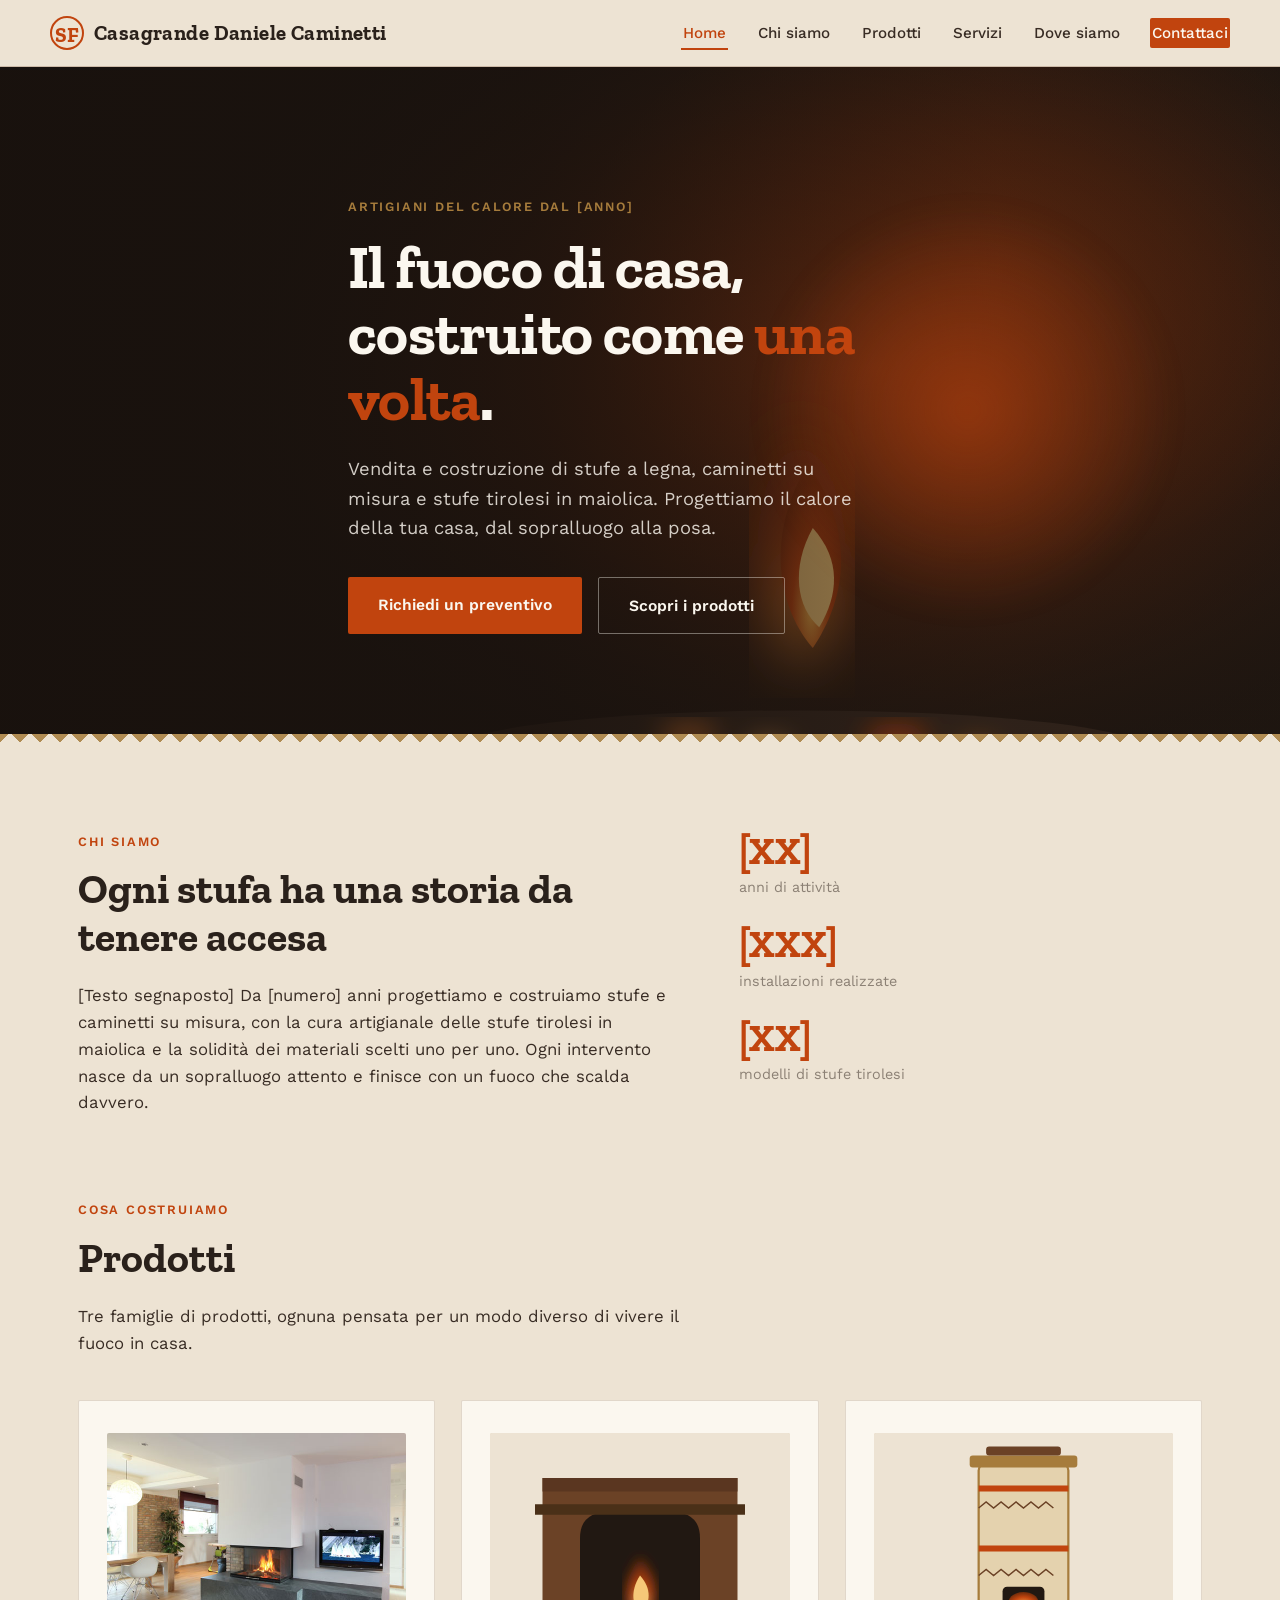
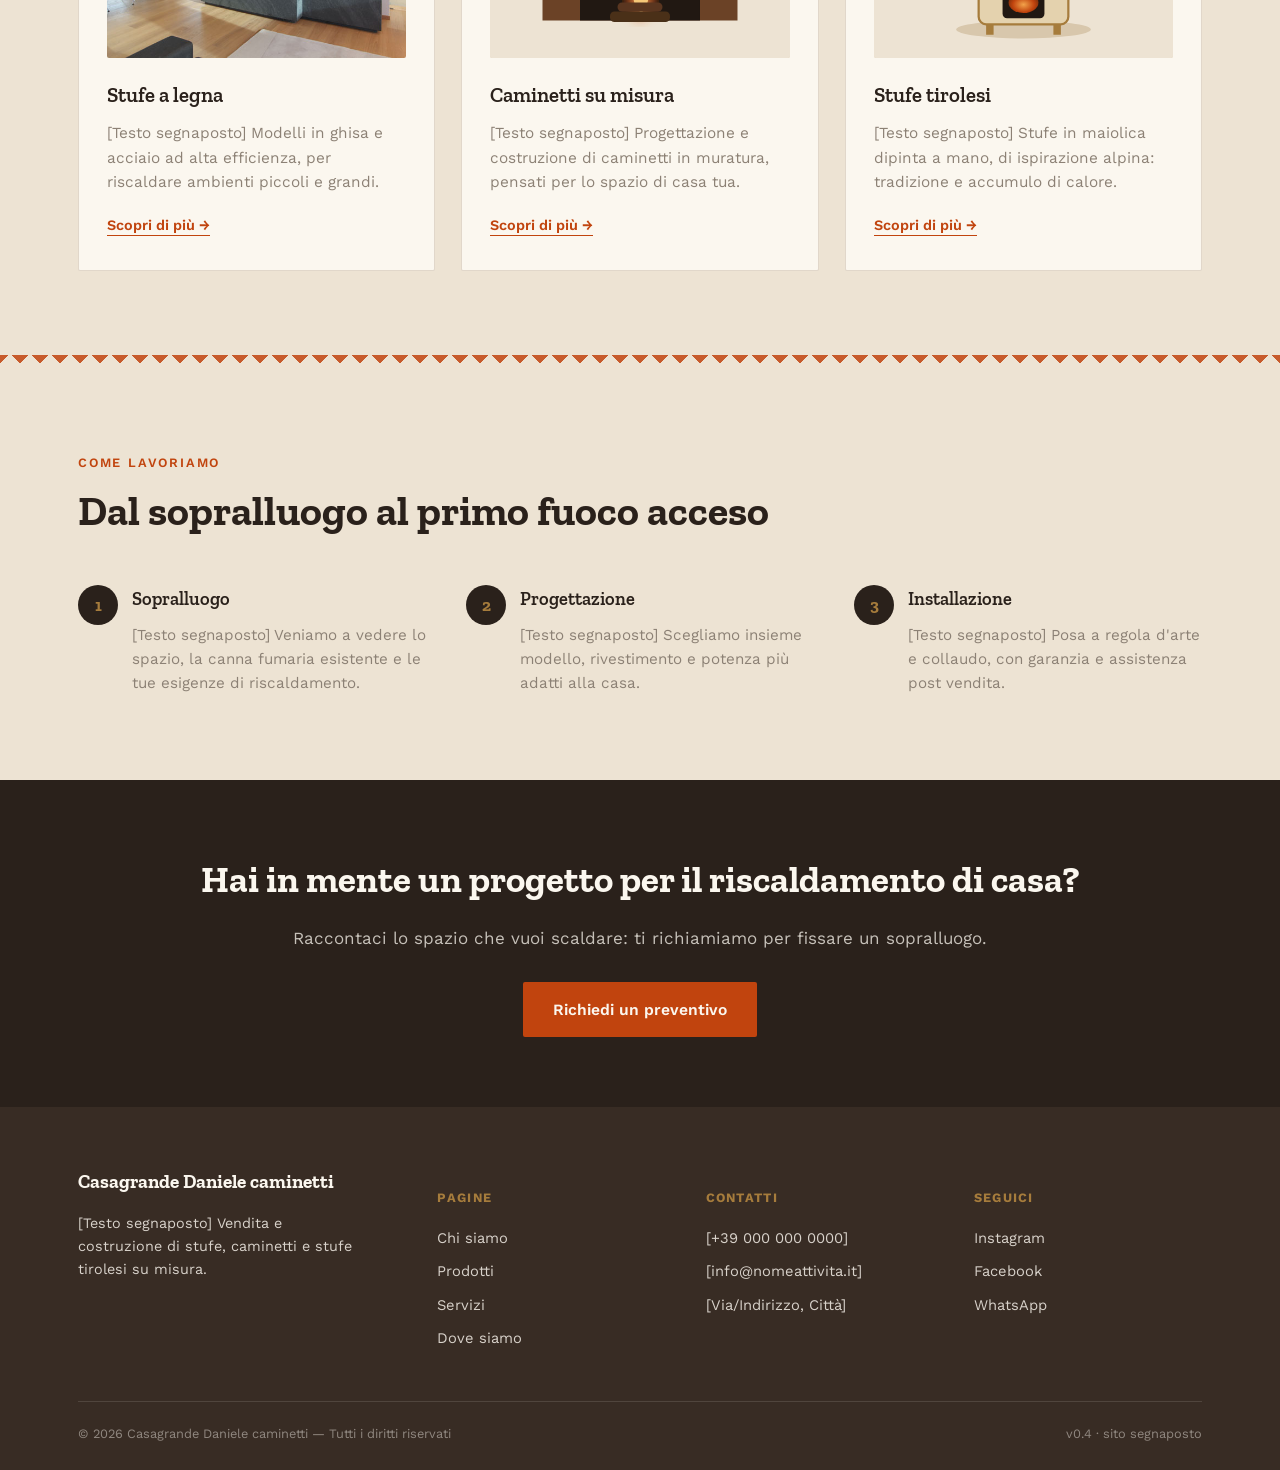
<file: index.html>
<!DOCTYPE html>
<!-- VERSIONE SITO: 0.4 — segnaposto, contenuti e foto reali dell'amico da inserire -->
<html lang="it">
<head>
<meta charset="UTF-8">
<meta name="viewport" content="width=device-width, initial-scale=1.0">
<title>Casagrande Daniele — Stufe, Caminetti e Stufe Tirolesi</title>
<link rel="stylesheet" href="style.css">
</head>
<body>

<header class="intestazione">
  <div class="contenitore nav">
    <a href="index.html" class="logo">
      <span class="logo-segno">SF</span>
      Casagrande Daniele Caminetti
    </a>
    <ul class="nav-link">
      <li><a href="index.html" aria-current="page">Home</a></li>
      <li><a href="chi-siamo.html">Chi siamo</a></li>
      <li><a href="prodotti.html">Prodotti</a></li>
      <li><a href="servizi.html">Servizi</a></li>
      <li><a href="dove-siamo.html">Dove siamo</a></li>
      <li><a href="contatti.html" class="nav-cta">Contattaci</a></li>
    </ul>
    <button class="nav-burger" aria-label="Apri il menu" aria-expanded="false">
      <span></span><span></span><span></span>
    </button>
  </div>
</header>

<section class="hero">
  <img class="hero-foto" data-img="heroFuoco" alt="Fuoco acceso in una stufa a legna">
  <div class="contenitore hero-contenuto">
    <span class="hero-eyebrow">Artigiani del calore dal [anno]</span>
    <h1>Il fuoco di casa,<br>costruito come <em>una volta</em>.</h1>
    <p>Vendita e costruzione di stufe a legna, caminetti su misura e stufe tirolesi in maiolica. Progettiamo il calore della tua casa, dal sopralluogo alla posa.</p>
    <div class="hero-azioni">
      <a href="contatti.html" class="bottone bottone--pieno">Richiedi un preventivo</a>
      <a href="prodotti.html" class="bottone bottone--contorno">Scopri i prodotti</a>
    </div>
  </div>
</section>

<div class="intaglio" role="presentation"></div>

<section class="sezione">
  <div class="contenitore intro-griglia">
    <div>
      <span class="eyebrow">Chi siamo</span>
      <h2 class="titolo-sezione">Ogni stufa ha una storia da tenere accesa</h2>
      <p class="testo-sezione">
        [Testo segnaposto] Da [numero] anni progettiamo e costruiamo stufe e caminetti su misura,
        con la cura artigianale delle stufe tirolesi in maiolica e la solidità dei materiali scelti uno per uno.
        Ogni intervento nasce da un sopralluogo attento e finisce con un fuoco che scalda davvero.
      </p>
    </div>
    <div class="statistiche">
      <div>
        <div class="statistica-numero">[XX]</div>
        <div class="statistica-etichetta">anni di attività</div>
      </div>
      <div>
        <div class="statistica-numero">[XXX]</div>
        <div class="statistica-etichetta">installazioni realizzate</div>
      </div>
      <div>
        <div class="statistica-numero">[XX]</div>
        <div class="statistica-etichetta">modelli di stufe tirolesi</div>
      </div>
    </div>
  </div>
</section>

<section class="sezione" style="padding-top:0;">
  <div class="contenitore">
    <span class="eyebrow">Cosa costruiamo</span>
    <h2 class="titolo-sezione">Prodotti</h2>
    <p class="testo-sezione">Tre famiglie di prodotti, ognuna pensata per un modo diverso di vivere il fuoco in casa.</p>

    <div class="griglia-card">
      <div class="card">
        <div class="card-immagine"><img data-img="stufaLegna1" alt="Stufa a legna in ghisa"></div>
        <h3>Stufe a legna</h3>
        <p>[Testo segnaposto] Modelli in ghisa e acciaio ad alta efficienza, per riscaldare ambienti piccoli e grandi.</p>
        <a href="prodotti.html" class="card-link">Scopri di più →</a>
      </div>
      <div class="card">
        <div class="card-immagine"><img data-img="caminetto1" alt="Caminetto su misura acceso in un soggiorno"></div>
        <h3>Caminetti su misura</h3>
        <p>[Testo segnaposto] Progettazione e costruzione di caminetti in muratura, pensati per lo spazio di casa tua.</p>
        <a href="prodotti.html" class="card-link">Scopri di più →</a>
      </div>
      <div class="card">
        <div class="card-immagine"><img data-img="tirolese1" alt="Stufa tirolese in maiolica decorata"></div>
        <h3>Stufe tirolesi</h3>
        <p>[Testo segnaposto] Stufe in maiolica dipinta a mano, di ispirazione alpina: tradizione e accumulo di calore.</p>
        <a href="prodotti.html" class="card-link">Scopri di più →</a>
      </div>
    </div>
  </div>
</section>

<div class="intaglio intaglio--scuro" role="presentation"></div>

<section class="sezione">
  <div class="contenitore">
    <span class="eyebrow">Come lavoriamo</span>
    <h2 class="titolo-sezione">Dal sopralluogo al primo fuoco acceso</h2>
    <div class="processo">
      <div class="passo">
        <div class="passo-numero">1</div>
        <h4>Sopralluogo</h4>
        <p>[Testo segnaposto] Veniamo a vedere lo spazio, la canna fumaria esistente e le tue esigenze di riscaldamento.</p>
      </div>
      <div class="passo">
        <div class="passo-numero">2</div>
        <h4>Progettazione</h4>
        <p>[Testo segnaposto] Scegliamo insieme modello, rivestimento e potenza più adatti alla casa.</p>
      </div>
      <div class="passo">
        <div class="passo-numero">3</div>
        <h4>Installazione</h4>
        <p>[Testo segnaposto] Posa a regola d'arte e collaudo, con garanzia e assistenza post vendita.</p>
      </div>
    </div>
  </div>
</section>

<section class="banda-cta">
  <div class="contenitore">
    <h2>Hai in mente un progetto per il riscaldamento di casa?</h2>
    <p>Raccontaci lo spazio che vuoi scaldare: ti richiamiamo per fissare un sopralluogo.</p>
    <a href="contatti.html" class="bottone bottone--pieno">Richiedi un preventivo</a>
  </div>
</section>

<footer class="piede">
  <div class="contenitore">
    <div class="piede-griglia">
      <div>
        <div class="piede-logo">Casagrande Daniele caminetti</div>
        <p style="font-size:0.9rem; max-width:280px;">[Testo segnaposto] Vendita e costruzione di stufe, caminetti e stufe tirolesi su misura.</p>
      </div>
      <div>
        <h5>Pagine</h5>
        <ul>
          <li><a href="chi-siamo.html">Chi siamo</a></li>
          <li><a href="prodotti.html">Prodotti</a></li>
          <li><a href="servizi.html">Servizi</a></li>
          <li><a href="dove-siamo.html">Dove siamo</a></li>
        </ul>
      </div>
      <div>
        <h5>Contatti</h5>
        <ul>
          <li><a href="tel:+390000000000">[+39 000 000 0000]</a></li>
          <li><a href="mailto:info@nomeattivita.it">[info@nomeattivita.it]</a></li>
          <li>[Via/Indirizzo, Città]</li>
        </ul>
      </div>
      <div>
        <h5>Seguici</h5>
        <ul>
          <li><a href="#">Instagram</a></li>
          <li><a href="#">Facebook</a></li>
          <li><a href="#">WhatsApp</a></li>
        </ul>
      </div>
    </div>
    <div class="piede-basso">
      <span>© 2026 Casagrande Daniele caminetti  — Tutti i diritti riservati</span>
      <span>v0.4 · sito segnaposto</span>
    </div>
  </div>
</footer>

<script src="immagini.js"></script>
<script src="main.js"></script>
</body>
</html>
</file>
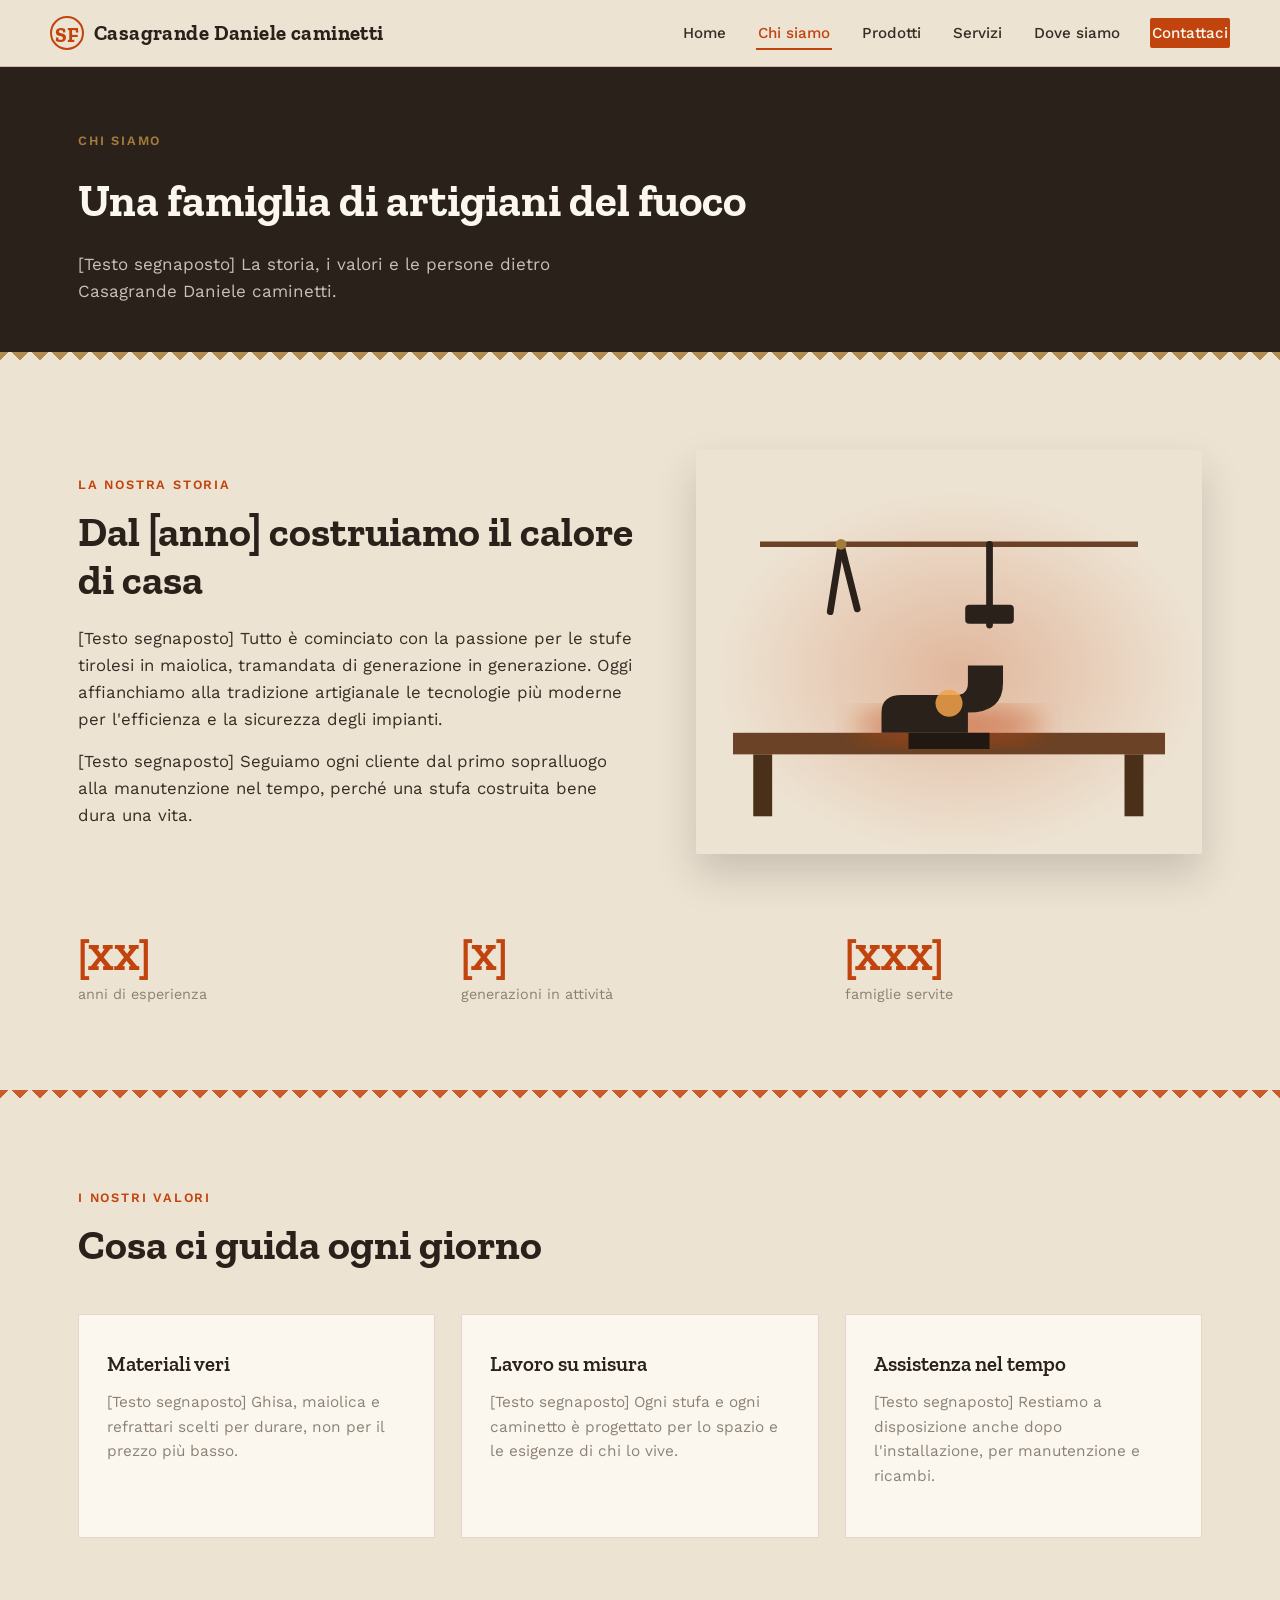
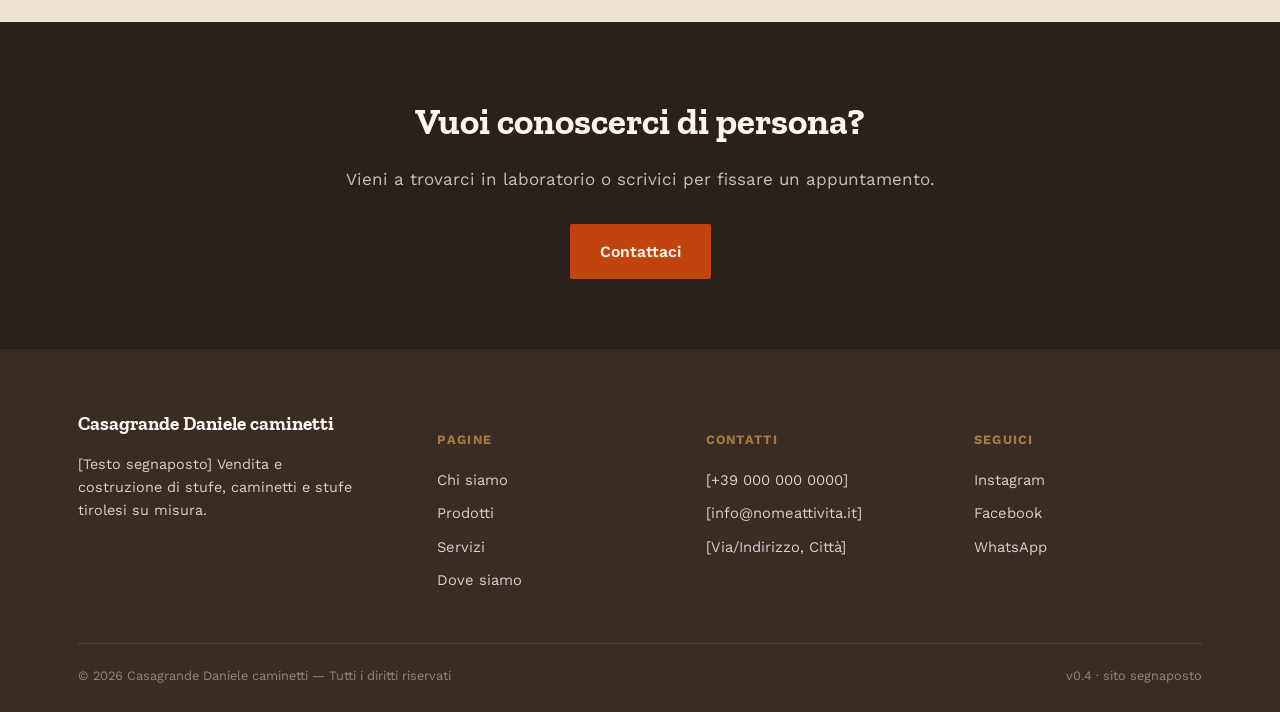
<file: chi-siamo.html>
<!DOCTYPE html>
<html lang="it">
<head>
<meta charset="UTF-8">
<meta name="viewport" content="width=device-width, initial-scale=1.0">
<title>Chi siamo — [Casagrande Caminetti]</title>
<link rel="stylesheet" href="style.css">
</head>
<body>

<header class="intestazione">
  <div class="contenitore nav">
    <a href="index.html" class="logo">
      <span class="logo-segno">SF</span>
      Casagrande Daniele caminetti
    </a>
    <ul class="nav-link">
      <li><a href="index.html">Home</a></li>
      <li><a href="chi-siamo.html" aria-current="page">Chi siamo</a></li>
      <li><a href="prodotti.html">Prodotti</a></li>
      <li><a href="servizi.html">Servizi</a></li>
      <li><a href="dove-siamo.html">Dove siamo</a></li>
      <li><a href="contatti.html" class="nav-cta">Contattaci</a></li>
    </ul>
    <button class="nav-burger" aria-label="Apri il menu" aria-expanded="false">
      <span></span><span></span><span></span>
    </button>
  </div>
</header>

<section class="testata-pagina">
  <div class="contenitore">
    <span class="eyebrow">Chi siamo</span>
    <h1>Una famiglia di artigiani del fuoco</h1>
    <p>[Testo segnaposto] La storia, i valori e le persone dietro Casagrande Daniele caminetti.</p>
  </div>
</section>

<div class="intaglio" role="presentation"></div>

<section class="sezione">
  <div class="contenitore testo-foto-griglia">
    <div>
      <span class="eyebrow">La nostra storia</span>
      <h2 class="titolo-sezione">Dal [anno] costruiamo il calore di casa</h2>
      <p class="testo-sezione">
        [Testo segnaposto] Tutto è cominciato con la passione per le stufe tirolesi in maiolica,
        tramandata di generazione in generazione. Oggi affianchiamo alla tradizione artigianale
        le tecnologie più moderne per l'efficienza e la sicurezza degli impianti.
      </p>
      <p class="testo-sezione" style="margin-top:16px;">
        [Testo segnaposto] Seguiamo ogni cliente dal primo sopralluogo alla manutenzione nel tempo,
        perché una stufa costruita bene dura una vita.
      </p>
    </div>
    <div class="foto-riquadro">
      <img data-img="laboratorio" alt="Lavorazione artigianale in laboratorio">
    </div>
  </div>
</section>

<section class="sezione" style="padding-top:0;">
  <div class="contenitore statistiche statistiche--riga">
    <div>
      <div class="statistica-numero">[XX]</div>
      <div class="statistica-etichetta">anni di esperienza</div>
    </div>
    <div>
      <div class="statistica-numero">[X]</div>
      <div class="statistica-etichetta">generazioni in attività</div>
    </div>
    <div>
      <div class="statistica-numero">[XXX]</div>
      <div class="statistica-etichetta">famiglie servite</div>
    </div>
  </div>
</section>

<div class="intaglio intaglio--scuro" role="presentation"></div>

<section class="sezione">
  <div class="contenitore">
    <span class="eyebrow">I nostri valori</span>
    <h2 class="titolo-sezione">Cosa ci guida ogni giorno</h2>
    <div class="griglia-card">
      <div class="card">
        <h3>Materiali veri</h3>
        <p>[Testo segnaposto] Ghisa, maiolica e refrattari scelti per durare, non per il prezzo più basso.</p>
      </div>
      <div class="card">
        <h3>Lavoro su misura</h3>
        <p>[Testo segnaposto] Ogni stufa e ogni caminetto è progettato per lo spazio e le esigenze di chi lo vive.</p>
      </div>
      <div class="card">
        <h3>Assistenza nel tempo</h3>
        <p>[Testo segnaposto] Restiamo a disposizione anche dopo l'installazione, per manutenzione e ricambi.</p>
      </div>
    </div>
  </div>
</section>

<section class="banda-cta">
  <div class="contenitore">
    <h2>Vuoi conoscerci di persona?</h2>
    <p>Vieni a trovarci in laboratorio o scrivici per fissare un appuntamento.</p>
    <a href="contatti.html" class="bottone bottone--pieno">Contattaci</a>
  </div>
</section>

<footer class="piede">
  <div class="contenitore">
    <div class="piede-griglia">
      <div>
        <div class="piede-logo">Casagrande Daniele caminetti</div>
        <p style="font-size:0.9rem; max-width:280px;">[Testo segnaposto] Vendita e costruzione di stufe, caminetti e stufe tirolesi su misura.</p>
      </div>
      <div>
        <h5>Pagine</h5>
        <ul>
          <li><a href="chi-siamo.html">Chi siamo</a></li>
          <li><a href="prodotti.html">Prodotti</a></li>
          <li><a href="servizi.html">Servizi</a></li>
          <li><a href="dove-siamo.html">Dove siamo</a></li>
        </ul>
      </div>
      <div>
        <h5>Contatti</h5>
        <ul>
          <li><a href="tel:+390000000000">[+39 000 000 0000]</a></li>
          <li><a href="mailto:info@nomeattivita.it">[info@nomeattivita.it]</a></li>
          <li>[Via/Indirizzo, Città]</li>
        </ul>
      </div>
      <div>
        <h5>Seguici</h5>
        <ul>
          <li><a href="#">Instagram</a></li>
          <li><a href="#">Facebook</a></li>
          <li><a href="#">WhatsApp</a></li>
        </ul>
      </div>
    </div>
    <div class="piede-basso">
      <span>© 2026 Casagrande Daniele caminetti — Tutti i diritti riservati</span>
      <span>v0.4 · sito segnaposto</span>
    </div>
  </div>
</footer>

<script src="immagini.js"></script>
<script src="main.js"></script>
</body>
</html>
</file>
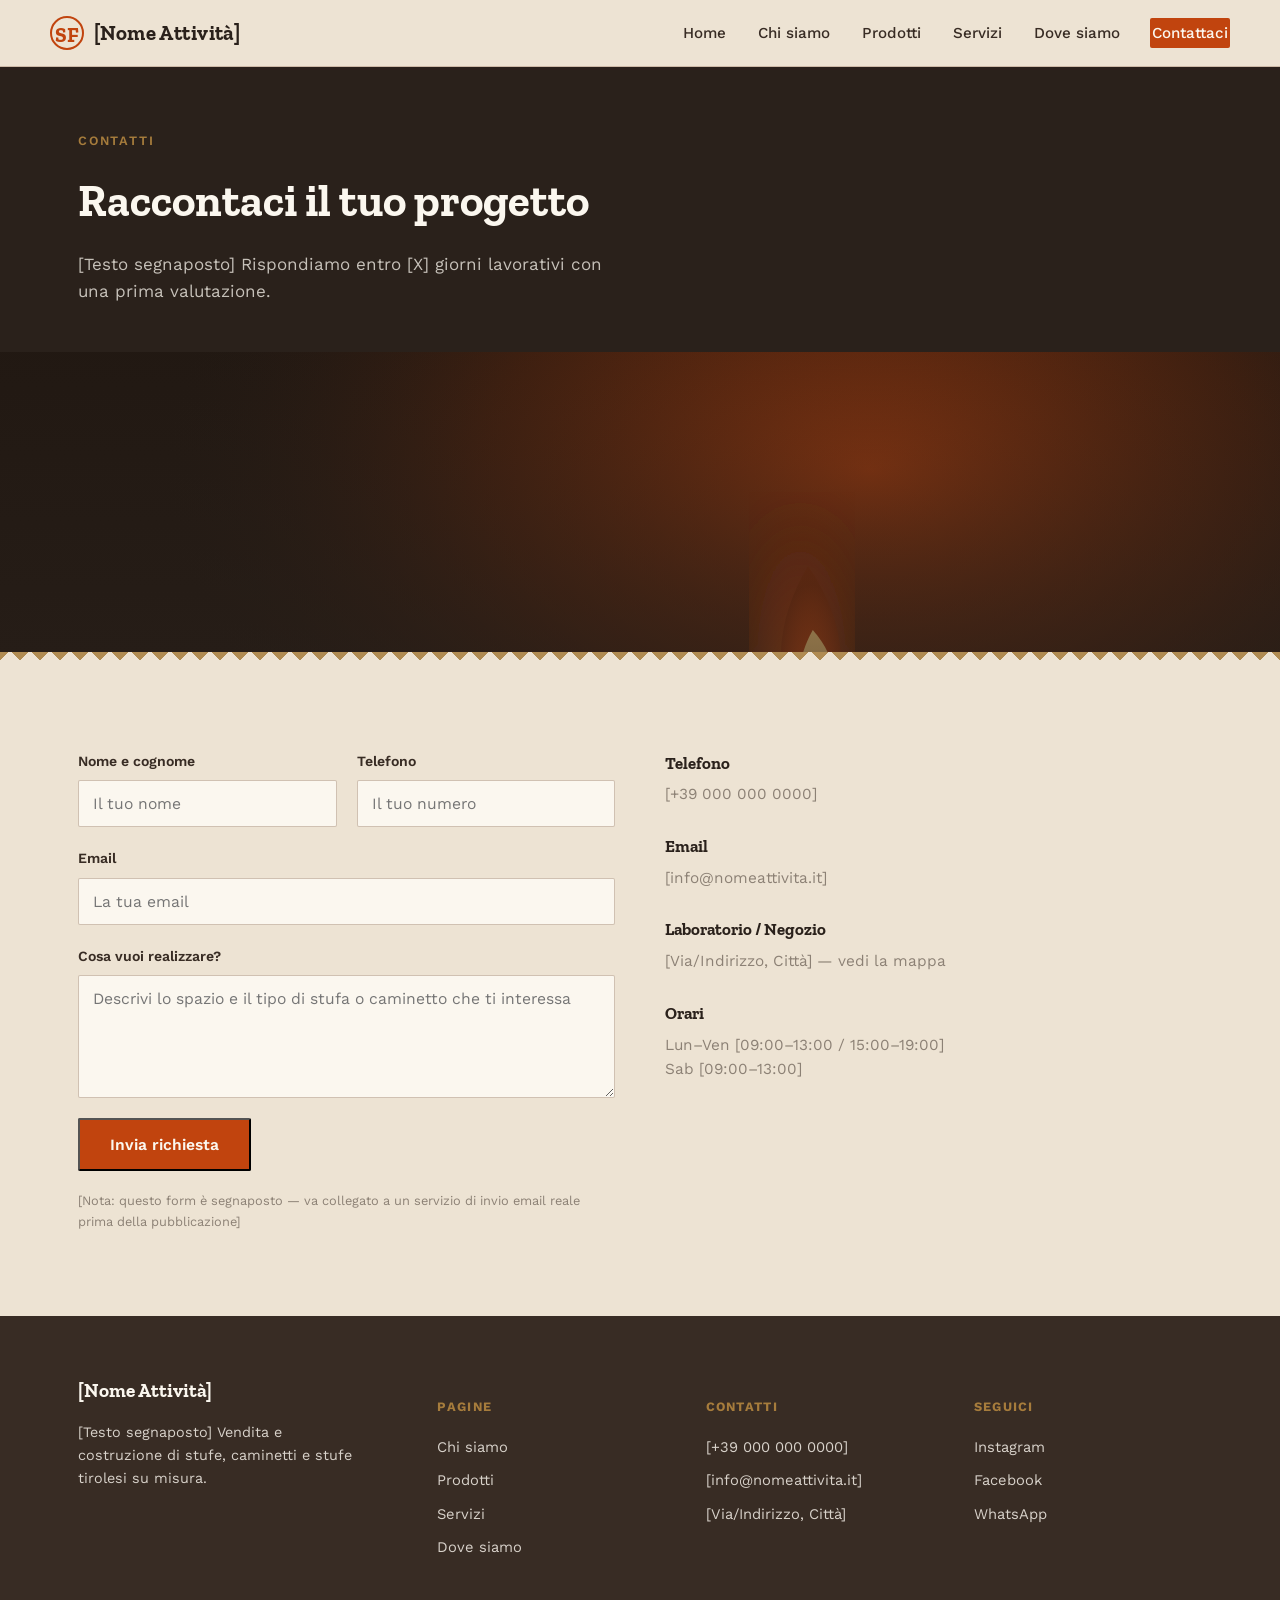
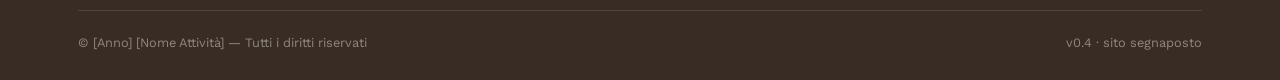
<file: contatti.html>
<!DOCTYPE html>
<html lang="it">
<head>
<meta charset="UTF-8">
<meta name="viewport" content="width=device-width, initial-scale=1.0">
<title>Contatti — [Nome Attività]</title>
<link rel="stylesheet" href="style.css">
</head>
<body>

<header class="intestazione">
  <div class="contenitore nav">
    <a href="index.html" class="logo">
      <span class="logo-segno">SF</span>
      [Nome Attività]
    </a>
    <ul class="nav-link">
      <li><a href="index.html">Home</a></li>
      <li><a href="chi-siamo.html">Chi siamo</a></li>
      <li><a href="prodotti.html">Prodotti</a></li>
      <li><a href="servizi.html">Servizi</a></li>
      <li><a href="dove-siamo.html">Dove siamo</a></li>
      <li><a href="contatti.html" class="nav-cta" aria-current="page">Contattaci</a></li>
    </ul>
    <button class="nav-burger" aria-label="Apri il menu" aria-expanded="false">
      <span></span><span></span><span></span>
    </button>
  </div>
</header>

<section class="testata-pagina">
  <div class="contenitore">
    <span class="eyebrow">Contatti</span>
    <h1>Raccontaci il tuo progetto</h1>
    <p>[Testo segnaposto] Rispondiamo entro [X] giorni lavorativi con una prima valutazione.</p>
  </div>
</section>

<div class="banda-foto"><img data-img="contattiBanner" alt="Fuoco acceso, atmosfera calda"></div>
<div class="intaglio" role="presentation"></div>

<section class="sezione">
  <div class="contenitore info-contatto-griglia">
    <form class="form-contatti" onsubmit="return false;">
      <div class="riga-doppia">
        <div class="campo">
          <label for="nome">Nome e cognome</label>
          <input type="text" id="nome" name="nome" placeholder="Il tuo nome" required>
        </div>
        <div class="campo">
          <label for="telefono">Telefono</label>
          <input type="tel" id="telefono" name="telefono" placeholder="Il tuo numero">
        </div>
      </div>
      <div class="campo">
        <label for="email">Email</label>
        <input type="email" id="email" name="email" placeholder="La tua email" required>
      </div>
      <div class="campo">
        <label for="messaggio">Cosa vuoi realizzare?</label>
        <textarea id="messaggio" name="messaggio" rows="5" placeholder="Descrivi lo spazio e il tipo di stufa o caminetto che ti interessa"></textarea>
      </div>
      <button type="submit" class="bottone bottone--pieno" style="justify-self:start;">Invia richiesta</button>
      <p style="font-size:0.8rem; color:var(--colore-pietra);">[Nota: questo form è segnaposto — va collegato a un servizio di invio email reale prima della pubblicazione]</p>
    </form>

    <div>
      <div class="blocco-info">
        <h4>Telefono</h4>
        <p><a href="tel:+390000000000">[+39 000 000 0000]</a></p>
      </div>
      <div class="blocco-info">
        <h4>Email</h4>
        <p><a href="mailto:info@nomeattivita.it">[info@nomeattivita.it]</a></p>
      </div>
      <div class="blocco-info">
        <h4>Laboratorio / Negozio</h4>
        <p>[Via/Indirizzo, Città] — <a href="dove-siamo.html">vedi la mappa</a></p>
      </div>
      <div class="blocco-info">
        <h4>Orari</h4>
        <p>Lun–Ven [09:00–13:00 / 15:00–19:00]<br>Sab [09:00–13:00]</p>
      </div>
    </div>
  </div>
</section>

<footer class="piede">
  <div class="contenitore">
    <div class="piede-griglia">
      <div>
        <div class="piede-logo">[Nome Attività]</div>
        <p style="font-size:0.9rem; max-width:280px;">[Testo segnaposto] Vendita e costruzione di stufe, caminetti e stufe tirolesi su misura.</p>
      </div>
      <div>
        <h5>Pagine</h5>
        <ul>
          <li><a href="chi-siamo.html">Chi siamo</a></li>
          <li><a href="prodotti.html">Prodotti</a></li>
          <li><a href="servizi.html">Servizi</a></li>
          <li><a href="dove-siamo.html">Dove siamo</a></li>
        </ul>
      </div>
      <div>
        <h5>Contatti</h5>
        <ul>
          <li><a href="tel:+390000000000">[+39 000 000 0000]</a></li>
          <li><a href="mailto:info@nomeattivita.it">[info@nomeattivita.it]</a></li>
          <li>[Via/Indirizzo, Città]</li>
        </ul>
      </div>
      <div>
        <h5>Seguici</h5>
        <ul>
          <li><a href="#">Instagram</a></li>
          <li><a href="#">Facebook</a></li>
          <li><a href="#">WhatsApp</a></li>
        </ul>
      </div>
    </div>
    <div class="piede-basso">
      <span>© [Anno] [Nome Attività] — Tutti i diritti riservati</span>
      <span>v0.4 · sito segnaposto</span>
    </div>
  </div>
</footer>

<script src="immagini.js"></script>
<script src="main.js"></script>
</body>
</html>
</file>
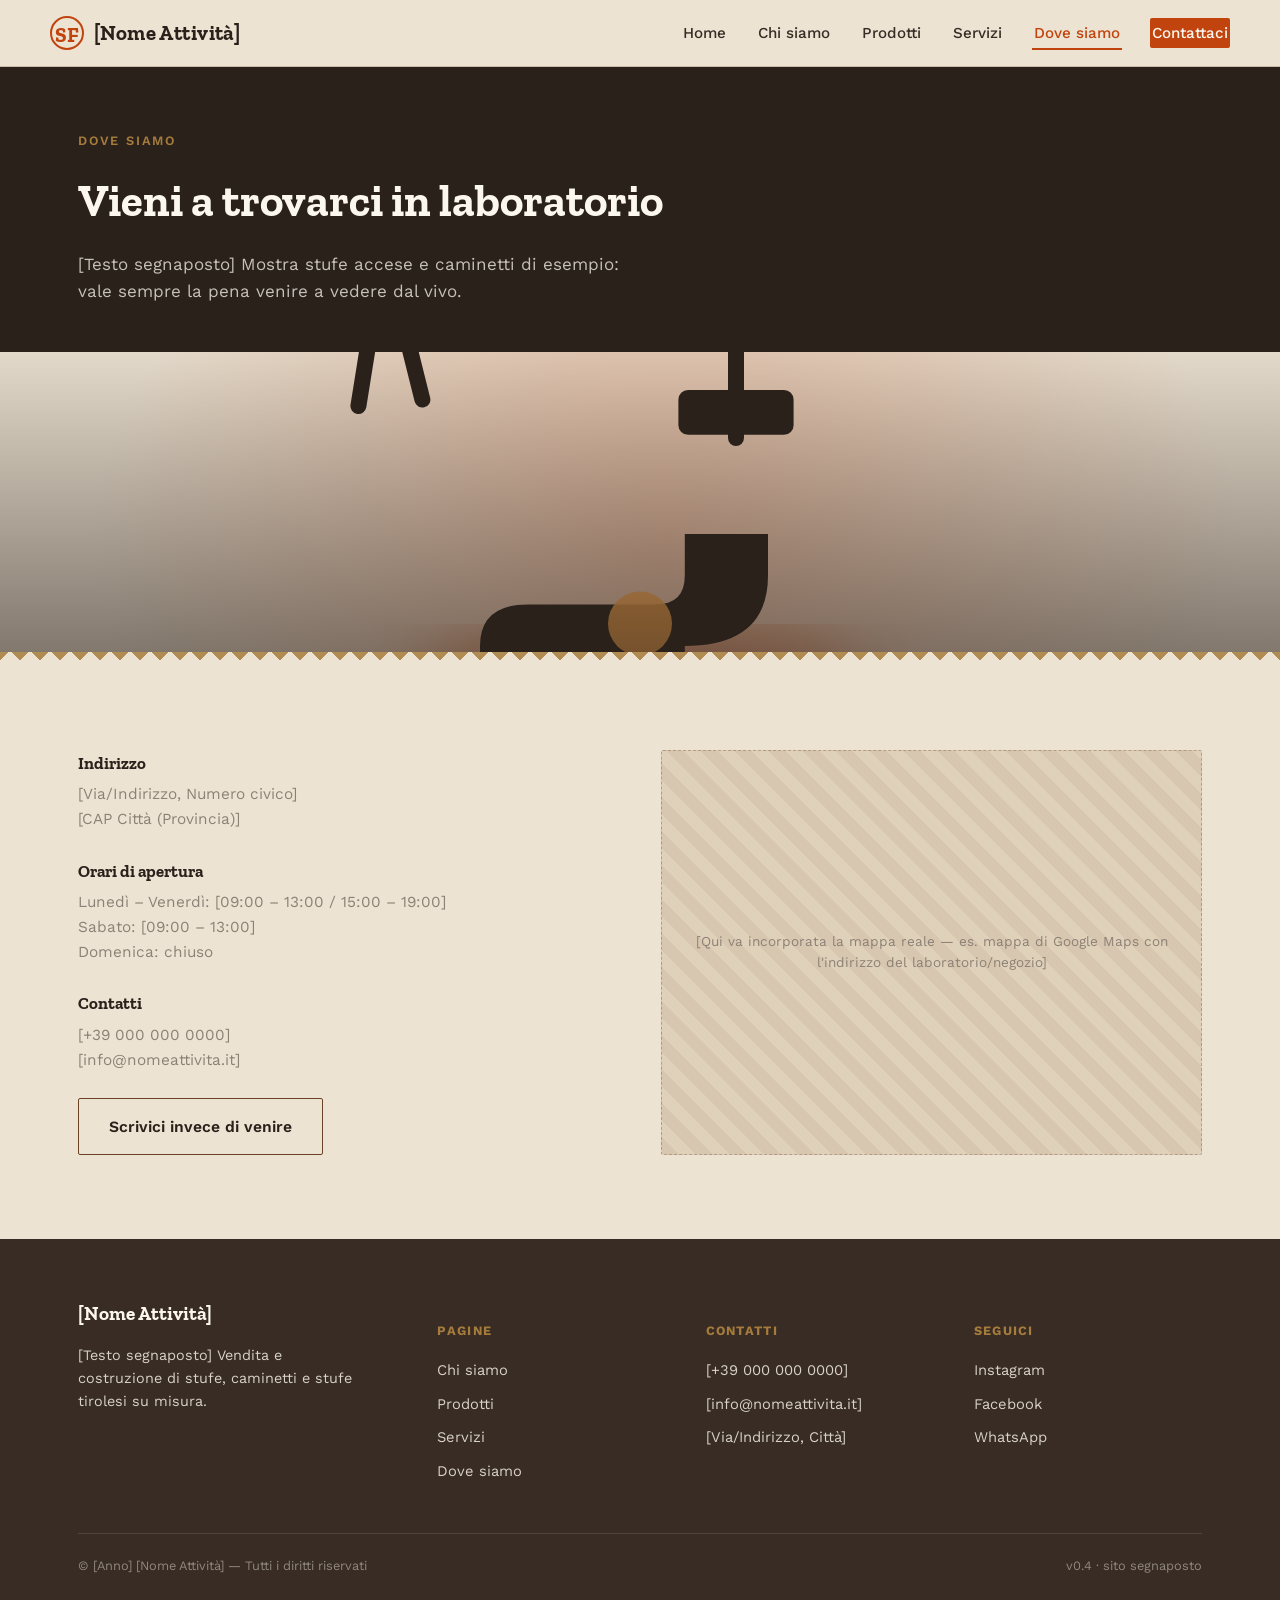
<file: dove-siamo.html>
<!DOCTYPE html>
<html lang="it">
<head>
<meta charset="UTF-8">
<meta name="viewport" content="width=device-width, initial-scale=1.0">
<title>Dove siamo — [Nome Attività]</title>
<link rel="stylesheet" href="style.css">
</head>
<body>

<header class="intestazione">
  <div class="contenitore nav">
    <a href="index.html" class="logo">
      <span class="logo-segno">SF</span>
      [Nome Attività]
    </a>
    <ul class="nav-link">
      <li><a href="index.html">Home</a></li>
      <li><a href="chi-siamo.html">Chi siamo</a></li>
      <li><a href="prodotti.html">Prodotti</a></li>
      <li><a href="servizi.html">Servizi</a></li>
      <li><a href="dove-siamo.html" aria-current="page">Dove siamo</a></li>
      <li><a href="contatti.html" class="nav-cta">Contattaci</a></li>
    </ul>
    <button class="nav-burger" aria-label="Apri il menu" aria-expanded="false">
      <span></span><span></span><span></span>
    </button>
  </div>
</header>

<section class="testata-pagina">
  <div class="contenitore">
    <span class="eyebrow">Dove siamo</span>
    <h1>Vieni a trovarci in laboratorio</h1>
    <p>[Testo segnaposto] Mostra stufe accese e caminetti di esempio: vale sempre la pena venire a vedere dal vivo.</p>
  </div>
</section>

<div class="banda-foto"><img data-img="doveSiamo" alt="Ambiente caldo del laboratorio/negozio"></div>
<div class="intaglio" role="presentation"></div>

<section class="sezione">
  <div class="contenitore info-contatto-griglia">
    <div>
      <div class="blocco-info">
        <h4>Indirizzo</h4>
        <p>[Via/Indirizzo, Numero civico]<br>[CAP Città (Provincia)]</p>
      </div>
      <div class="blocco-info">
        <h4>Orari di apertura</h4>
        <p>Lunedì – Venerdì: [09:00 – 13:00 / 15:00 – 19:00]<br>Sabato: [09:00 – 13:00]<br>Domenica: chiuso</p>
      </div>
      <div class="blocco-info">
        <h4>Contatti</h4>
        <p>
          <a href="tel:+390000000000">[+39 000 000 0000]</a><br>
          <a href="mailto:info@nomeattivita.it">[info@nomeattivita.it]</a>
        </p>
      </div>
      <a href="contatti.html" class="bottone bottone--scuro-contorno">Scrivici invece di venire</a>
    </div>
    <div class="mappa-segnaposto">
      [Qui va incorporata la mappa reale — es. mappa di Google Maps con l'indirizzo del laboratorio/negozio]
    </div>
  </div>
</section>

<footer class="piede">
  <div class="contenitore">
    <div class="piede-griglia">
      <div>
        <div class="piede-logo">[Nome Attività]</div>
        <p style="font-size:0.9rem; max-width:280px;">[Testo segnaposto] Vendita e costruzione di stufe, caminetti e stufe tirolesi su misura.</p>
      </div>
      <div>
        <h5>Pagine</h5>
        <ul>
          <li><a href="chi-siamo.html">Chi siamo</a></li>
          <li><a href="prodotti.html">Prodotti</a></li>
          <li><a href="servizi.html">Servizi</a></li>
          <li><a href="dove-siamo.html">Dove siamo</a></li>
        </ul>
      </div>
      <div>
        <h5>Contatti</h5>
        <ul>
          <li><a href="tel:+390000000000">[+39 000 000 0000]</a></li>
          <li><a href="mailto:info@nomeattivita.it">[info@nomeattivita.it]</a></li>
          <li>[Via/Indirizzo, Città]</li>
        </ul>
      </div>
      <div>
        <h5>Seguici</h5>
        <ul>
          <li><a href="#">Instagram</a></li>
          <li><a href="#">Facebook</a></li>
          <li><a href="#">WhatsApp</a></li>
        </ul>
      </div>
    </div>
    <div class="piede-basso">
      <span>© [Anno] [Nome Attività] — Tutti i diritti riservati</span>
      <span>v0.4 · sito segnaposto</span>
    </div>
  </div>
</footer>

<script src="immagini.js"></script>
<script src="main.js"></script>
</body>
</html>
</file>
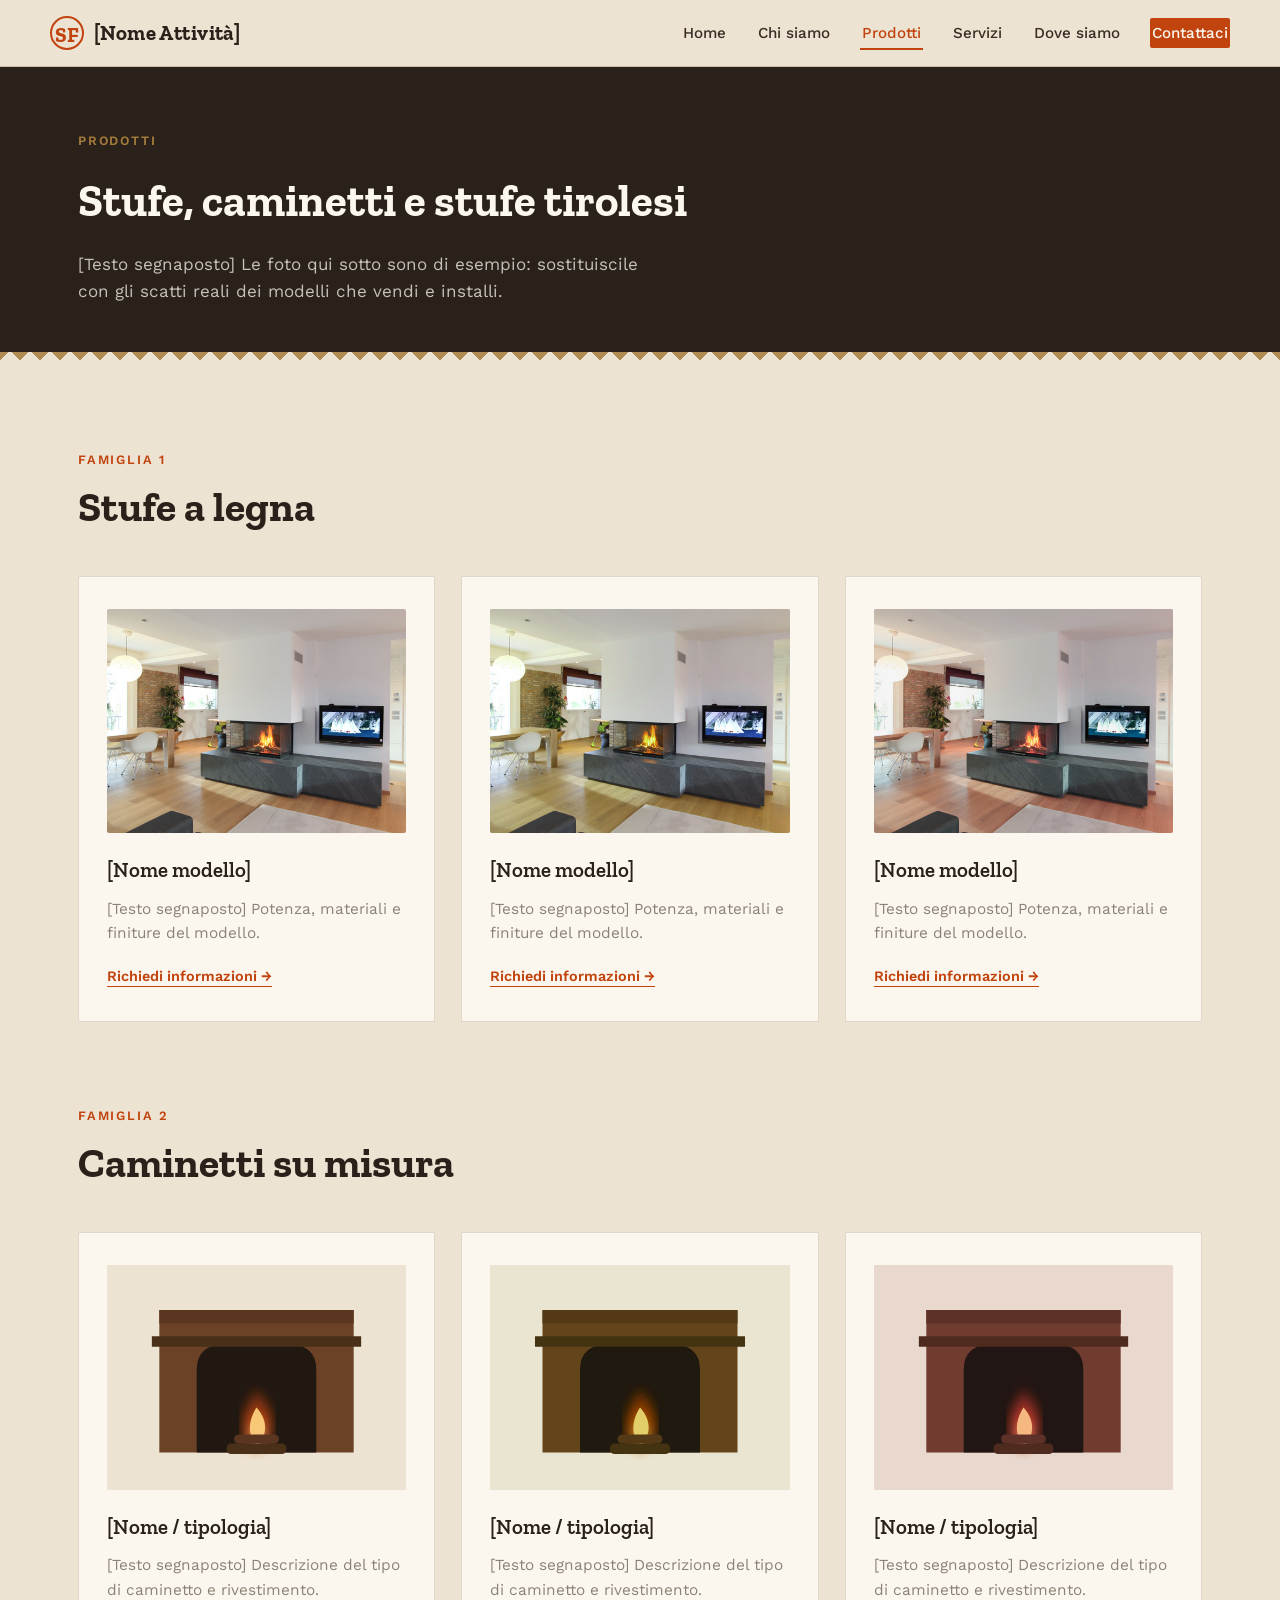
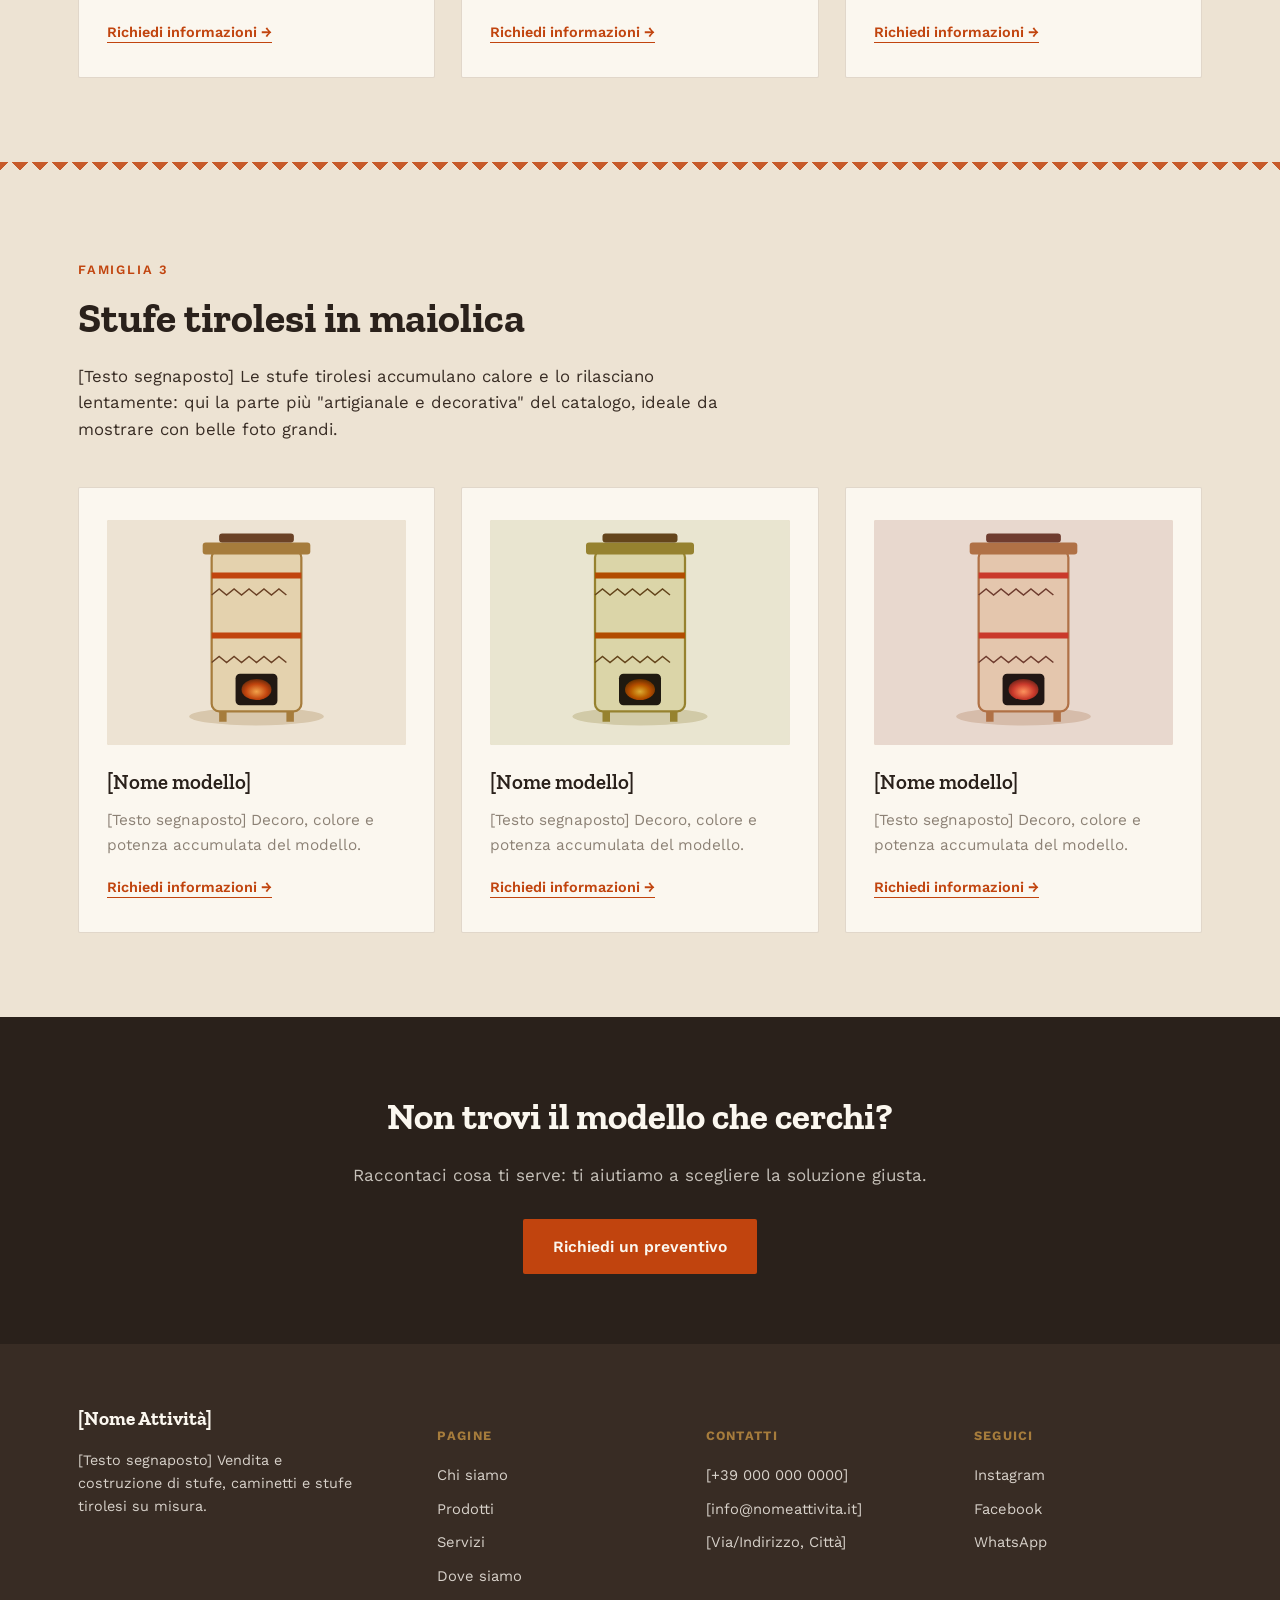
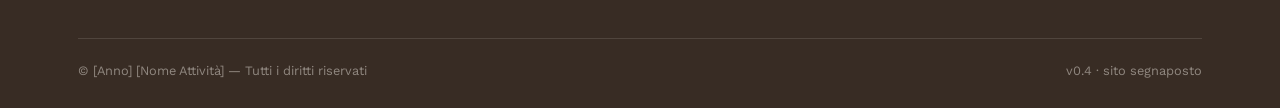
<file: prodotti.html>
<!DOCTYPE html>
<html lang="it">
<head>
<meta charset="UTF-8">
<meta name="viewport" content="width=device-width, initial-scale=1.0">
<title>Prodotti — [Nome Attività]</title>
<link rel="stylesheet" href="style.css">
</head>
<body>

<header class="intestazione">
  <div class="contenitore nav">
    <a href="index.html" class="logo">
      <span class="logo-segno">SF</span>
      [Nome Attività]
    </a>
    <ul class="nav-link">
      <li><a href="index.html">Home</a></li>
      <li><a href="chi-siamo.html">Chi siamo</a></li>
      <li><a href="prodotti.html" aria-current="page">Prodotti</a></li>
      <li><a href="servizi.html">Servizi</a></li>
      <li><a href="dove-siamo.html">Dove siamo</a></li>
      <li><a href="contatti.html" class="nav-cta">Contattaci</a></li>
    </ul>
    <button class="nav-burger" aria-label="Apri il menu" aria-expanded="false">
      <span></span><span></span><span></span>
    </button>
  </div>
</header>

<section class="testata-pagina">
  <div class="contenitore">
    <span class="eyebrow">Prodotti</span>
    <h1>Stufe, caminetti e stufe tirolesi</h1>
    <p>[Testo segnaposto] Le foto qui sotto sono di esempio: sostituiscile con gli scatti reali dei modelli che vendi e installi.</p>
  </div>
</section>

<div class="intaglio" role="presentation"></div>

<section class="sezione">
  <div class="contenitore">
    <span class="eyebrow">Famiglia 1</span>
    <h2 class="titolo-sezione">Stufe a legna</h2>
    <div class="griglia-card">
      <div class="card">
        <div class="card-immagine"><img data-img="stufaLegna1" alt="Stufa a legna modello 1"></div>
        <h3>[Nome modello]</h3>
        <p>[Testo segnaposto] Potenza, materiali e finiture del modello.</p>
        <a href="contatti.html" class="card-link">Richiedi informazioni →</a>
      </div>
      <div class="card">
        <div class="card-immagine"><img data-img="stufaLegna2" alt="Stufa a legna modello 2" class="variante-b"></div>
        <h3>[Nome modello]</h3>
        <p>[Testo segnaposto] Potenza, materiali e finiture del modello.</p>
        <a href="contatti.html" class="card-link">Richiedi informazioni →</a>
      </div>
      <div class="card">
        <div class="card-immagine"><img data-img="stufaLegna3" alt="Stufa a legna modello 3" class="variante-c"></div>
        <h3>[Nome modello]</h3>
        <p>[Testo segnaposto] Potenza, materiali e finiture del modello.</p>
        <a href="contatti.html" class="card-link">Richiedi informazioni →</a>
      </div>
    </div>
  </div>
</section>

<section class="sezione" style="padding-top:0;">
  <div class="contenitore">
    <span class="eyebrow">Famiglia 2</span>
    <h2 class="titolo-sezione">Caminetti su misura</h2>
    <div class="griglia-card">
      <div class="card">
        <div class="card-immagine"><img data-img="caminetto1" alt="Caminetto su misura, esempio 1"></div>
        <h3>[Nome / tipologia]</h3>
        <p>[Testo segnaposto] Descrizione del tipo di caminetto e rivestimento.</p>
        <a href="contatti.html" class="card-link">Richiedi informazioni →</a>
      </div>
      <div class="card">
        <div class="card-immagine"><img data-img="caminetto2" alt="Caminetto su misura, esempio 2" class="variante-b"></div>
        <h3>[Nome / tipologia]</h3>
        <p>[Testo segnaposto] Descrizione del tipo di caminetto e rivestimento.</p>
        <a href="contatti.html" class="card-link">Richiedi informazioni →</a>
      </div>
      <div class="card">
        <div class="card-immagine"><img data-img="caminetto3" alt="Caminetto su misura, esempio 3" class="variante-c"></div>
        <h3>[Nome / tipologia]</h3>
        <p>[Testo segnaposto] Descrizione del tipo di caminetto e rivestimento.</p>
        <a href="contatti.html" class="card-link">Richiedi informazioni →</a>
      </div>
    </div>
  </div>
</section>

<div class="intaglio intaglio--scuro" role="presentation"></div>

<section class="sezione">
  <div class="contenitore">
    <span class="eyebrow">Famiglia 3</span>
    <h2 class="titolo-sezione">Stufe tirolesi in maiolica</h2>
    <p class="testo-sezione">[Testo segnaposto] Le stufe tirolesi accumulano calore e lo rilasciano lentamente: qui la parte più "artigianale e decorativa" del catalogo, ideale da mostrare con belle foto grandi.</p>
    <div class="griglia-card">
      <div class="card">
        <div class="card-immagine"><img data-img="tirolese1" alt="Stufa tirolese in maiolica, modello 1"></div>
        <h3>[Nome modello]</h3>
        <p>[Testo segnaposto] Decoro, colore e potenza accumulata del modello.</p>
        <a href="contatti.html" class="card-link">Richiedi informazioni →</a>
      </div>
      <div class="card">
        <div class="card-immagine"><img data-img="tirolese2" alt="Stufa tirolese in maiolica, modello 2" class="variante-b"></div>
        <h3>[Nome modello]</h3>
        <p>[Testo segnaposto] Decoro, colore e potenza accumulata del modello.</p>
        <a href="contatti.html" class="card-link">Richiedi informazioni →</a>
      </div>
      <div class="card">
        <div class="card-immagine"><img data-img="tirolese3" alt="Stufa tirolese in maiolica, modello 3" class="variante-c"></div>
        <h3>[Nome modello]</h3>
        <p>[Testo segnaposto] Decoro, colore e potenza accumulata del modello.</p>
        <a href="contatti.html" class="card-link">Richiedi informazioni →</a>
      </div>
    </div>
  </div>
</section>

<section class="banda-cta">
  <div class="contenitore">
    <h2>Non trovi il modello che cerchi?</h2>
    <p>Raccontaci cosa ti serve: ti aiutiamo a scegliere la soluzione giusta.</p>
    <a href="contatti.html" class="bottone bottone--pieno">Richiedi un preventivo</a>
  </div>
</section>

<footer class="piede">
  <div class="contenitore">
    <div class="piede-griglia">
      <div>
        <div class="piede-logo">[Nome Attività]</div>
        <p style="font-size:0.9rem; max-width:280px;">[Testo segnaposto] Vendita e costruzione di stufe, caminetti e stufe tirolesi su misura.</p>
      </div>
      <div>
        <h5>Pagine</h5>
        <ul>
          <li><a href="chi-siamo.html">Chi siamo</a></li>
          <li><a href="prodotti.html">Prodotti</a></li>
          <li><a href="servizi.html">Servizi</a></li>
          <li><a href="dove-siamo.html">Dove siamo</a></li>
        </ul>
      </div>
      <div>
        <h5>Contatti</h5>
        <ul>
          <li><a href="tel:+390000000000">[+39 000 000 0000]</a></li>
          <li><a href="mailto:info@nomeattivita.it">[info@nomeattivita.it]</a></li>
          <li>[Via/Indirizzo, Città]</li>
        </ul>
      </div>
      <div>
        <h5>Seguici</h5>
        <ul>
          <li><a href="#">Instagram</a></li>
          <li><a href="#">Facebook</a></li>
          <li><a href="#">WhatsApp</a></li>
        </ul>
      </div>
    </div>
    <div class="piede-basso">
      <span>© [Anno] [Nome Attività] — Tutti i diritti riservati</span>
      <span>v0.4 · sito segnaposto</span>
    </div>
  </div>
</footer>

<script src="immagini.js"></script>
<script src="main.js"></script>
</body>
</html>
</file>
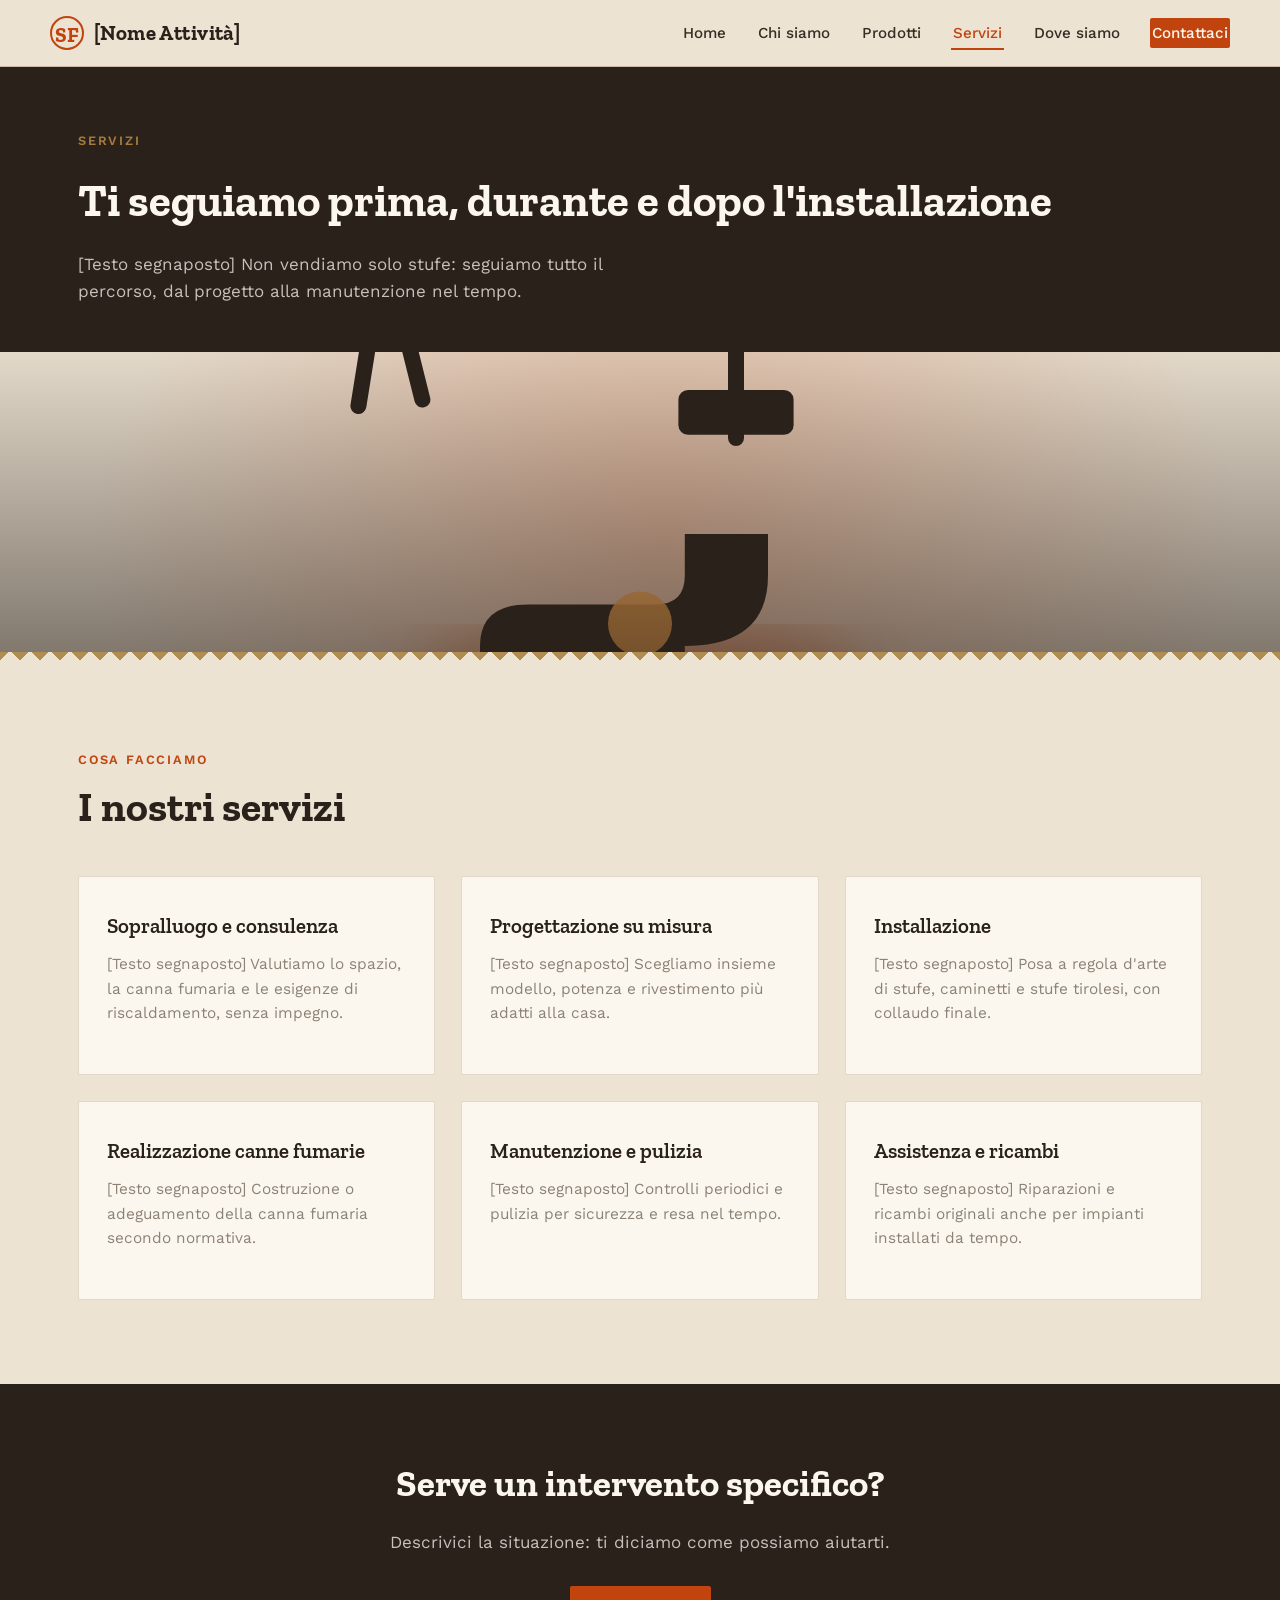
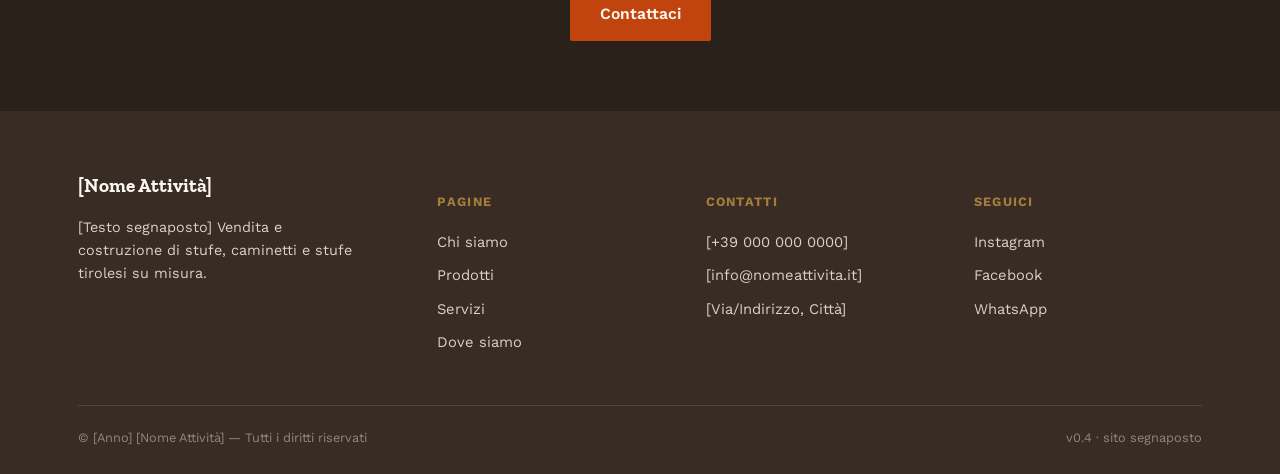
<file: servizi.html>
<!DOCTYPE html>
<html lang="it">
<head>
<meta charset="UTF-8">
<meta name="viewport" content="width=device-width, initial-scale=1.0">
<title>Servizi — [Nome Attività]</title>
<link rel="stylesheet" href="style.css">
</head>
<body>

<header class="intestazione">
  <div class="contenitore nav">
    <a href="index.html" class="logo">
      <span class="logo-segno">SF</span>
      [Nome Attività]
    </a>
    <ul class="nav-link">
      <li><a href="index.html">Home</a></li>
      <li><a href="chi-siamo.html">Chi siamo</a></li>
      <li><a href="prodotti.html">Prodotti</a></li>
      <li><a href="servizi.html" aria-current="page">Servizi</a></li>
      <li><a href="dove-siamo.html">Dove siamo</a></li>
      <li><a href="contatti.html" class="nav-cta">Contattaci</a></li>
    </ul>
    <button class="nav-burger" aria-label="Apri il menu" aria-expanded="false">
      <span></span><span></span><span></span>
    </button>
  </div>
</header>

<section class="testata-pagina">
  <div class="contenitore">
    <span class="eyebrow">Servizi</span>
    <h1>Ti seguiamo prima, durante e dopo l'installazione</h1>
    <p>[Testo segnaposto] Non vendiamo solo stufe: seguiamo tutto il percorso, dal progetto alla manutenzione nel tempo.</p>
  </div>
</section>

<div class="banda-foto"><img data-img="laboratorio" alt="Lavorazione artigianale durante un intervento"></div>
<div class="intaglio" role="presentation"></div>

<section class="sezione">
  <div class="contenitore">
    <span class="eyebrow">Cosa facciamo</span>
    <h2 class="titolo-sezione">I nostri servizi</h2>
    <div class="griglia-card">
      <div class="card">
        <h3>Sopralluogo e consulenza</h3>
        <p>[Testo segnaposto] Valutiamo lo spazio, la canna fumaria e le esigenze di riscaldamento, senza impegno.</p>
      </div>
      <div class="card">
        <h3>Progettazione su misura</h3>
        <p>[Testo segnaposto] Scegliamo insieme modello, potenza e rivestimento più adatti alla casa.</p>
      </div>
      <div class="card">
        <h3>Installazione</h3>
        <p>[Testo segnaposto] Posa a regola d'arte di stufe, caminetti e stufe tirolesi, con collaudo finale.</p>
      </div>
      <div class="card">
        <h3>Realizzazione canne fumarie</h3>
        <p>[Testo segnaposto] Costruzione o adeguamento della canna fumaria secondo normativa.</p>
      </div>
      <div class="card">
        <h3>Manutenzione e pulizia</h3>
        <p>[Testo segnaposto] Controlli periodici e pulizia per sicurezza e resa nel tempo.</p>
      </div>
      <div class="card">
        <h3>Assistenza e ricambi</h3>
        <p>[Testo segnaposto] Riparazioni e ricambi originali anche per impianti installati da tempo.</p>
      </div>
    </div>
  </div>
</section>

<section class="banda-cta">
  <div class="contenitore">
    <h2>Serve un intervento specifico?</h2>
    <p>Descrivici la situazione: ti diciamo come possiamo aiutarti.</p>
    <a href="contatti.html" class="bottone bottone--pieno">Contattaci</a>
  </div>
</section>

<footer class="piede">
  <div class="contenitore">
    <div class="piede-griglia">
      <div>
        <div class="piede-logo">[Nome Attività]</div>
        <p style="font-size:0.9rem; max-width:280px;">[Testo segnaposto] Vendita e costruzione di stufe, caminetti e stufe tirolesi su misura.</p>
      </div>
      <div>
        <h5>Pagine</h5>
        <ul>
          <li><a href="chi-siamo.html">Chi siamo</a></li>
          <li><a href="prodotti.html">Prodotti</a></li>
          <li><a href="servizi.html">Servizi</a></li>
          <li><a href="dove-siamo.html">Dove siamo</a></li>
        </ul>
      </div>
      <div>
        <h5>Contatti</h5>
        <ul>
          <li><a href="tel:+390000000000">[+39 000 000 0000]</a></li>
          <li><a href="mailto:info@nomeattivita.it">[info@nomeattivita.it]</a></li>
          <li>[Via/Indirizzo, Città]</li>
        </ul>
      </div>
      <div>
        <h5>Seguici</h5>
        <ul>
          <li><a href="#">Instagram</a></li>
          <li><a href="#">Facebook</a></li>
          <li><a href="#">WhatsApp</a></li>
        </ul>
      </div>
    </div>
    <div class="piede-basso">
      <span>© [Anno] [Nome Attività] — Tutti i diritti riservati</span>
      <span>v0.4 · sito segnaposto</span>
    </div>
  </div>
</footer>

<script src="immagini.js"></script>
<script src="main.js"></script>
</body>
</html>
</file>
<file: style.css>
/* ==========================================================================
   SITO SEGNAPOSTO — STUFE & CAMINETTI TIROLESI
   Sistema di token estetico centralizzato.
   Per cambiare i colori o i font di TUTTO il sito, modifica solo qui sotto.
   ========================================================================== */

@import url('https://fonts.googleapis.com/css2?family=Zilla+Slab:wght@400;600;700&family=Work+Sans:wght@400;500;600&display=swap');

:root{
  /* --- Palette: calda, artigianale, ispirata a legno / brace / ottone --- */
  --colore-intonaco:   #EDE3D3; /* fondo chiaro caldo */
  --colore-intonaco-2: #E4D6C0; /* fondo chiaro, variante leggermente più scura */
  --colore-ferro:      #2A211B; /* quasi nero caldo, testo principale e sezioni scure */
  --colore-ferro-2:    #382C24; /* variante leggermente più chiara del quasi nero */
  --colore-brace:      #C1440E; /* accento primario: arancio-rosso brace */
  --colore-brace-scura:#9C3609; /* hover / stati attivi */
  --colore-ottone:     #A67C3C; /* accento secondario: ottone / dettagli */
  --colore-noce:       #6B4226; /* bordi, divisori, texture legno */
  --colore-pietra:     #8C8175; /* testo secondario, bordi tenui */
  --colore-bianco-caldo:#FBF7EF;

  /* --- Tipografia --- */
  --font-display: 'Zilla Slab', 'Georgia', serif;
  --font-corpo:   'Work Sans', -apple-system, sans-serif;

  /* --- Spaziatura / raggio --- */
  --raggio: 2px;
  --max-larghezza: 1180px;
}

/* ============ RESET essenziale ============ */
*, *::before, *::after{ box-sizing: border-box; }
html{ scroll-behavior: smooth; }
body{
  margin: 0;
  background: var(--colore-intonaco);
  color: var(--colore-ferro);
  font-family: var(--font-corpo);
  font-size: 17px;
  line-height: 1.6;
  -webkit-font-smoothing: antialiased;
}
img{ max-width: 100%; display: block; }
a{ color: inherit; text-decoration: none; }
ul{ margin: 0; padding: 0; list-style: none; }
h1,h2,h3,h4,p{ margin: 0; }
button{ font-family: inherit; cursor: pointer; }

:focus-visible{
  outline: 3px solid var(--colore-ottone);
  outline-offset: 3px;
}

@media (prefers-reduced-motion: reduce){
  *{ animation-duration: 0.001ms !important; animation-iteration-count: 1 !important; transition-duration: 0.001ms !important; scroll-behavior: auto !important; }
}

.contenitore{
  max-width: var(--max-larghezza);
  margin: 0 auto;
  padding: 0 28px;
}

/* ============ ELEMENTO FIRMA: motivo intaglio tirolese ============
   Striscia decorativa a zig-zag ispirata agli intagli in legno alpini,
   usata come divisore tra le sezioni e come cornice del logo. */
.intaglio{
  height: 14px;
  width: 100%;
  background-image:
    linear-gradient(135deg, var(--colore-ottone) 25%, transparent 25%),
    linear-gradient(225deg, var(--colore-ottone) 25%, transparent 25%);
  background-position: 0 0;
  background-size: 20px 14px;
  background-repeat: repeat-x;
  opacity: 0.85;
}
.intaglio--scuro{
  background-image:
    linear-gradient(135deg, var(--colore-brace) 25%, transparent 25%),
    linear-gradient(225deg, var(--colore-brace) 25%, transparent 25%);
}

/* ============ HEADER / NAV ============ */
.intestazione{
  position: sticky;
  top: 0;
  z-index: 100;
  background: var(--colore-intonaco);
  border-bottom: 1px solid rgba(107,66,38,0.25);
}
.nav{
  display: flex;
  align-items: center;
  justify-content: space-between;
  padding: 16px 0;
}
.logo{
  display: flex;
  align-items: center;
  gap: 10px;
  font-family: var(--font-display);
  font-weight: 700;
  font-size: 1.3rem;
  letter-spacing: 0.02em;
  color: var(--colore-ferro);
}
.logo-segno{
  width: 34px; height: 34px;
  border: 2px solid var(--colore-brace);
  border-radius: 50%;
  display: grid;
  place-items: center;
  font-family: var(--font-display);
  color: var(--colore-brace);
  font-weight: 700;
  flex-shrink: 0;
}
.nav-link{
  display: flex;
  gap: 28px;
}
.nav-link a{
  font-size: 0.95rem;
  font-weight: 500;
  color: var(--colore-ferro-2);
  padding: 6px 2px;
  border-bottom: 2px solid transparent;
  transition: border-color 0.2s ease, color 0.2s ease;
}
.nav-link a:hover, .nav-link a[aria-current="page"]{
  color: var(--colore-brace);
  border-bottom-color: var(--colore-brace);
}
.nav-cta{
  background: var(--colore-brace);
  color: var(--colore-bianco-caldo) !important;
  padding: 10px 20px;
  border-radius: var(--raggio);
  font-weight: 600;
  font-size: 0.9rem;
  border-bottom: none !important;
  transition: background 0.2s ease;
}
.nav-cta:hover{ background: var(--colore-brace-scura); }

.nav-burger{
  display: none;
  background: none;
  border: none;
  padding: 8px;
}
.nav-burger span{
  display: block;
  width: 24px;
  height: 2px;
  background: var(--colore-ferro);
  margin: 5px 0;
}

@media (max-width: 860px){
  .nav-link{
    position: absolute;
    top: 100%; left: 0; right: 0;
    background: var(--colore-intonaco);
    flex-direction: column;
    gap: 0;
    border-bottom: 1px solid rgba(107,66,38,0.25);
    display: none;
  }
  .nav-link.aperto{ display: flex; }
  .nav-link a{ padding: 16px 28px; border-bottom: 1px solid rgba(107,66,38,0.12); width: 100%; }
  .nav-burger{ display: block; }
  .nav-cta{ display: none; }
}

/* ============ HERO (pagina Home) ============ */
.hero{
  position: relative;
  color: var(--colore-bianco-caldo);
  overflow: hidden;
  padding: 130px 0 100px;
  min-height: 560px;
  display: flex;
  align-items: center;
}
.hero-foto{
  position: absolute;
  inset: 0;
  width: 100%;
  height: 100%;
  object-fit: cover;
  z-index: 0;
}
.hero::after{
  /* copertura scura sopra la foto, per leggibilità del testo */
  content: "";
  position: absolute;
  inset: 0;
  background:
    linear-gradient(90deg, rgba(24,17,13,0.94) 0%, rgba(24,17,13,0.78) 42%, rgba(24,17,13,0.35) 78%),
    radial-gradient(ellipse 700px 500px at 78% 30%, rgba(193,68,14,0.28), transparent 60%);
  z-index: 1;
}
.hero::before{
  /* bagliore pulsante, evoca la brace di una stufa */
  content: "";
  position: absolute;
  top: 20%;
  right: 8%;
  width: 420px;
  height: 420px;
  background: radial-gradient(circle, rgba(193,68,14,0.55) 0%, rgba(193,68,14,0) 70%);
  filter: blur(10px);
  animation: bagliore 5s ease-in-out infinite;
  pointer-events: none;
  z-index: 2;
}
@keyframes bagliore{
  0%, 100% { opacity: 0.55; transform: scale(1); }
  50% { opacity: 0.9; transform: scale(1.08); }
}
.hero-contenuto{
  position: relative;
  z-index: 3;
  max-width: 640px;
}
.hero-eyebrow{
  font-family: var(--font-corpo);
  text-transform: uppercase;
  letter-spacing: 0.14em;
  font-size: 0.8rem;
  font-weight: 600;
  color: var(--colore-ottone);
  margin-bottom: 18px;
  display: block;
}
.hero h1{
  font-family: var(--font-display);
  font-size: clamp(2.4rem, 5vw, 3.8rem);
  line-height: 1.08;
  font-weight: 700;
  letter-spacing: -0.01em;
  margin-bottom: 22px;
}
.hero h1 em{
  font-style: normal;
  color: var(--colore-brace);
}
.hero p{
  font-size: 1.15rem;
  color: rgba(251,247,239,0.82);
  max-width: 520px;
  margin-bottom: 34px;
}
.hero-azioni{
  display: flex;
  gap: 16px;
  flex-wrap: wrap;
}

/* ============ BOTTONI ============ */
.bottone{
  display: inline-block;
  padding: 15px 30px;
  border-radius: var(--raggio);
  font-weight: 600;
  font-size: 0.98rem;
  transition: transform 0.15s ease, background 0.2s ease, box-shadow 0.2s ease;
}
.bottone--pieno{
  background: var(--colore-brace);
  color: var(--colore-bianco-caldo);
}
.bottone--pieno:hover{ background: var(--colore-brace-scura); transform: translateY(-1px); }
.bottone--contorno{
  border: 1.5px solid rgba(251,247,239,0.4);
  color: var(--colore-bianco-caldo);
}
.bottone--contorno:hover{ border-color: var(--colore-ottone); color: var(--colore-ottone); }
.bottone--scuro-contorno{
  border: 1.5px solid var(--colore-noce);
  color: var(--colore-ferro);
}
.bottone--scuro-contorno:hover{ border-color: var(--colore-brace); color: var(--colore-brace); }

/* ============ SEZIONI GENERICHE ============ */
.sezione{ padding: 84px 0; }
.sezione--stretta{ max-width: 760px; margin: 0 auto; padding-left: 28px; padding-right: 28px; }
.eyebrow{
  text-transform: uppercase;
  letter-spacing: 0.14em;
  font-size: 0.8rem;
  font-weight: 600;
  color: var(--colore-brace);
  margin-bottom: 14px;
  display: block;
}
.titolo-sezione{
  font-family: var(--font-display);
  font-size: clamp(1.8rem, 3.4vw, 2.6rem);
  font-weight: 700;
  color: var(--colore-ferro);
  margin-bottom: 20px;
  line-height: 1.15;
}
.testo-sezione{
  color: var(--colore-ferro-2);
  font-size: 1.05rem;
  max-width: 640px;
}

/* Foto affiancata al testo (es. Chi siamo) */
.testo-foto-griglia{
  display: grid;
  grid-template-columns: 1fr 0.9fr;
  gap: 56px;
  align-items: center;
}
@media (max-width: 860px){ .testo-foto-griglia{ grid-template-columns: 1fr; gap: 32px; } }
.foto-riquadro{
  border-radius: var(--raggio);
  overflow: hidden;
  aspect-ratio: 4/3.2;
  box-shadow: 0 20px 40px rgba(42,33,27,0.18);
}
.foto-riquadro img{ width: 100%; height: 100%; object-fit: cover; }

/* Fascia fotografica a piena larghezza (testate di pagina interne) */
.banda-foto{
  width: 100%;
  height: 300px;
  overflow: hidden;
  position: relative;
}
.banda-foto img{ width: 100%; height: 100%; object-fit: cover; }
.banda-foto::after{
  content: "";
  position: absolute; inset: 0;
  background: linear-gradient(180deg, rgba(42,33,27,0.05), rgba(42,33,27,0.55));
}
@media (max-width: 700px){ .banda-foto{ height: 190px; } }

/* Introduzione a due colonne con statistiche */
.intro-griglia{
  display: grid;
  grid-template-columns: 1.3fr 1fr;
  gap: 60px;
  align-items: start;
}
.statistiche{
  display: grid;
  gap: 26px;
}
.statistica-numero{
  font-family: var(--font-display);
  font-size: 2.4rem;
  font-weight: 700;
  color: var(--colore-brace);
  line-height: 1;
}
.statistica-etichetta{
  font-size: 0.9rem;
  color: var(--colore-pietra);
  margin-top: 6px;
}
@media (max-width: 860px){
  .intro-griglia{ grid-template-columns: 1fr; gap: 36px; }
}
.statistiche--riga{ grid-template-columns: repeat(3, 1fr); }
@media (max-width: 700px){
  .statistiche--riga{ grid-template-columns: 1fr; gap: 30px; text-align: center; }
}

/* ============ CARD PRODOTTI / SERVIZI ============ */
.griglia-card{
  display: grid;
  grid-template-columns: repeat(3, 1fr);
  gap: 26px;
  margin-top: 44px;
}
@media (max-width: 860px){ .griglia-card{ grid-template-columns: 1fr; } }

.card{
  background: var(--colore-bianco-caldo);
  border: 1px solid rgba(107,66,38,0.18);
  border-radius: var(--raggio);
  padding: 32px 28px;
  transition: transform 0.2s ease, box-shadow 0.2s ease;
}
.card:hover{
  transform: translateY(-4px);
  box-shadow: 0 16px 32px rgba(42,33,27,0.12);
}
.card-icona{
  width: 46px; height: 46px;
  margin-bottom: 20px;
  color: var(--colore-brace);
}
.card h3{
  font-family: var(--font-display);
  font-size: 1.3rem;
  font-weight: 600;
  margin-bottom: 10px;
  color: var(--colore-ferro);
}
.card p{
  font-size: 0.96rem;
  color: var(--colore-pietra);
  margin-bottom: 16px;
}
.card-link{
  font-size: 0.9rem;
  font-weight: 600;
  color: var(--colore-brace);
  border-bottom: 1px solid var(--colore-brace);
  padding-bottom: 2px;
}

/* Foto prodotto/realizzazione dentro una card, con leggero zoom al passaggio del mouse */
.card-immagine{
  aspect-ratio: 4/3;
  border-radius: var(--raggio);
  margin-bottom: 20px;
  overflow: hidden;
  background: var(--colore-intonaco-2);
}
.card-immagine img{
  width: 100%;
  height: 100%;
  object-fit: cover;
  transition: transform 0.4s ease;
}
.card:hover .card-immagine img{ transform: scale(1.06); }
.card-immagine img.variante-b{ filter: hue-rotate(14deg) saturate(1.08); }
.card-immagine img.variante-c{ filter: hue-rotate(-16deg) brightness(0.96); }

/* Riquadro segnaposto (usato solo dove non c'è ancora una foto, es. mappa) */
.riquadro-segnaposto{
  aspect-ratio: 4/3;
  border-radius: var(--raggio);
  background:
    repeating-linear-gradient(45deg, rgba(107,66,38,0.10) 0 12px, rgba(107,66,38,0.04) 12px 24px),
    var(--colore-intonaco-2);
  display: grid;
  place-items: center;
  color: var(--colore-pietra);
  font-size: 0.82rem;
  text-align: center;
  padding: 12px;
  border: 1px dashed rgba(107,66,38,0.35);
}

/* ============ PROCESSO (passi reali, numerati) ============ */
.processo{
  display: grid;
  grid-template-columns: repeat(3, 1fr);
  gap: 40px;
  margin-top: 50px;
  position: relative;
}
@media (max-width: 860px){ .processo{ grid-template-columns: 1fr; gap: 44px; } }
.passo{ position: relative; padding-left: 54px; }
.passo-numero{
  position: absolute;
  left: 0; top: 0;
  width: 40px; height: 40px;
  border-radius: 50%;
  background: var(--colore-ferro);
  color: var(--colore-ottone);
  font-family: var(--font-display);
  font-weight: 700;
  display: grid;
  place-items: center;
  font-size: 1.05rem;
}
.passo h4{
  font-family: var(--font-display);
  font-size: 1.15rem;
  font-weight: 600;
  margin-bottom: 8px;
}
.passo p{ font-size: 0.95rem; color: var(--colore-pietra); }

/* ============ SEZIONE SCURA (banda CTA) ============ */
.banda-cta{
  background: var(--colore-ferro);
  color: var(--colore-bianco-caldo);
  padding: 70px 0;
  text-align: center;
}
.banda-cta h2{
  font-family: var(--font-display);
  font-size: clamp(1.7rem, 3.4vw, 2.3rem);
  margin-bottom: 16px;
}
.banda-cta p{
  color: rgba(251,247,239,0.75);
  margin-bottom: 30px;
}

/* ============ TESTATA DI PAGINA (pagine interne) ============ */
.testata-pagina{
  background: var(--colore-ferro);
  color: var(--colore-bianco-caldo);
  padding: 64px 0 46px;
}
.testata-pagina .eyebrow{ color: var(--colore-ottone); }
.testata-pagina h1{
  font-family: var(--font-display);
  font-size: clamp(2rem, 4vw, 2.8rem);
  font-weight: 700;
}
.testata-pagina p{
  margin-top: 14px;
  color: rgba(251,247,239,0.75);
  max-width: 560px;
}

/* ============ FOOTER ============ */
.piede{
  background: var(--colore-ferro-2);
  color: rgba(251,247,239,0.82);
  padding: 60px 0 26px;
}
.piede-griglia{
  display: grid;
  grid-template-columns: 1.4fr 1fr 1fr 1fr;
  gap: 40px;
  padding-bottom: 40px;
}
@media (max-width: 760px){ .piede-griglia{ grid-template-columns: 1fr 1fr; } }
.piede h5{
  font-family: var(--font-corpo);
  text-transform: uppercase;
  letter-spacing: 0.1em;
  font-size: 0.8rem;
  color: var(--colore-ottone);
  margin-bottom: 18px;
}
.piede ul li{ margin-bottom: 10px; font-size: 0.92rem; }
.piede ul li a:hover{ color: var(--colore-ottone); }
.piede-logo{
  font-family: var(--font-display);
  font-size: 1.2rem;
  font-weight: 700;
  color: var(--colore-bianco-caldo);
  margin-bottom: 14px;
}
.piede-basso{
  border-top: 1px solid rgba(251,247,239,0.12);
  padding-top: 22px;
  display: flex;
  justify-content: space-between;
  flex-wrap: wrap;
  gap: 10px;
  font-size: 0.8rem;
  color: rgba(251,247,239,0.45);
}

/* ============ FORM CONTATTI ============ */
.form-contatti{
  display: grid;
  gap: 20px;
  max-width: 560px;
}
.campo{ display: grid; gap: 8px; }
.campo label{ font-size: 0.88rem; font-weight: 600; color: var(--colore-ferro-2); }
.campo input, .campo textarea{
  border: 1.5px solid rgba(107,66,38,0.3);
  background: var(--colore-bianco-caldo);
  border-radius: var(--raggio);
  padding: 13px 14px;
  font-family: var(--font-corpo);
  font-size: 0.98rem;
  color: var(--colore-ferro);
}
.campo input:focus, .campo textarea:focus{ border-color: var(--colore-brace); }
.riga-doppia{ display: grid; grid-template-columns: 1fr 1fr; gap: 20px; }
@media (max-width: 600px){ .riga-doppia{ grid-template-columns: 1fr; } }

/* Blocchi info contatto / dove siamo */
.info-contatto-griglia{
  display: grid;
  grid-template-columns: 1fr 1fr;
  gap: 50px;
}
@media (max-width: 860px){ .info-contatto-griglia{ grid-template-columns: 1fr; } }
.blocco-info{ margin-bottom: 26px; }
.blocco-info h4{
  font-family: var(--font-display);
  font-size: 1.05rem;
  margin-bottom: 6px;
  color: var(--colore-ferro);
}
.blocco-info p, .blocco-info a{ color: var(--colore-pietra); font-size: 0.96rem; }
.mappa-segnaposto{
  aspect-ratio: 4/3;
  background:
    repeating-linear-gradient(45deg, rgba(107,66,38,0.10) 0 12px, rgba(107,66,38,0.04) 12px 24px),
    var(--colore-intonaco-2);
  border: 1px dashed rgba(107,66,38,0.35);
  border-radius: var(--raggio);
  display: grid;
  place-items: center;
  color: var(--colore-pietra);
  font-size: 0.85rem;
  text-align: center;
  padding: 20px;
}
</file>
